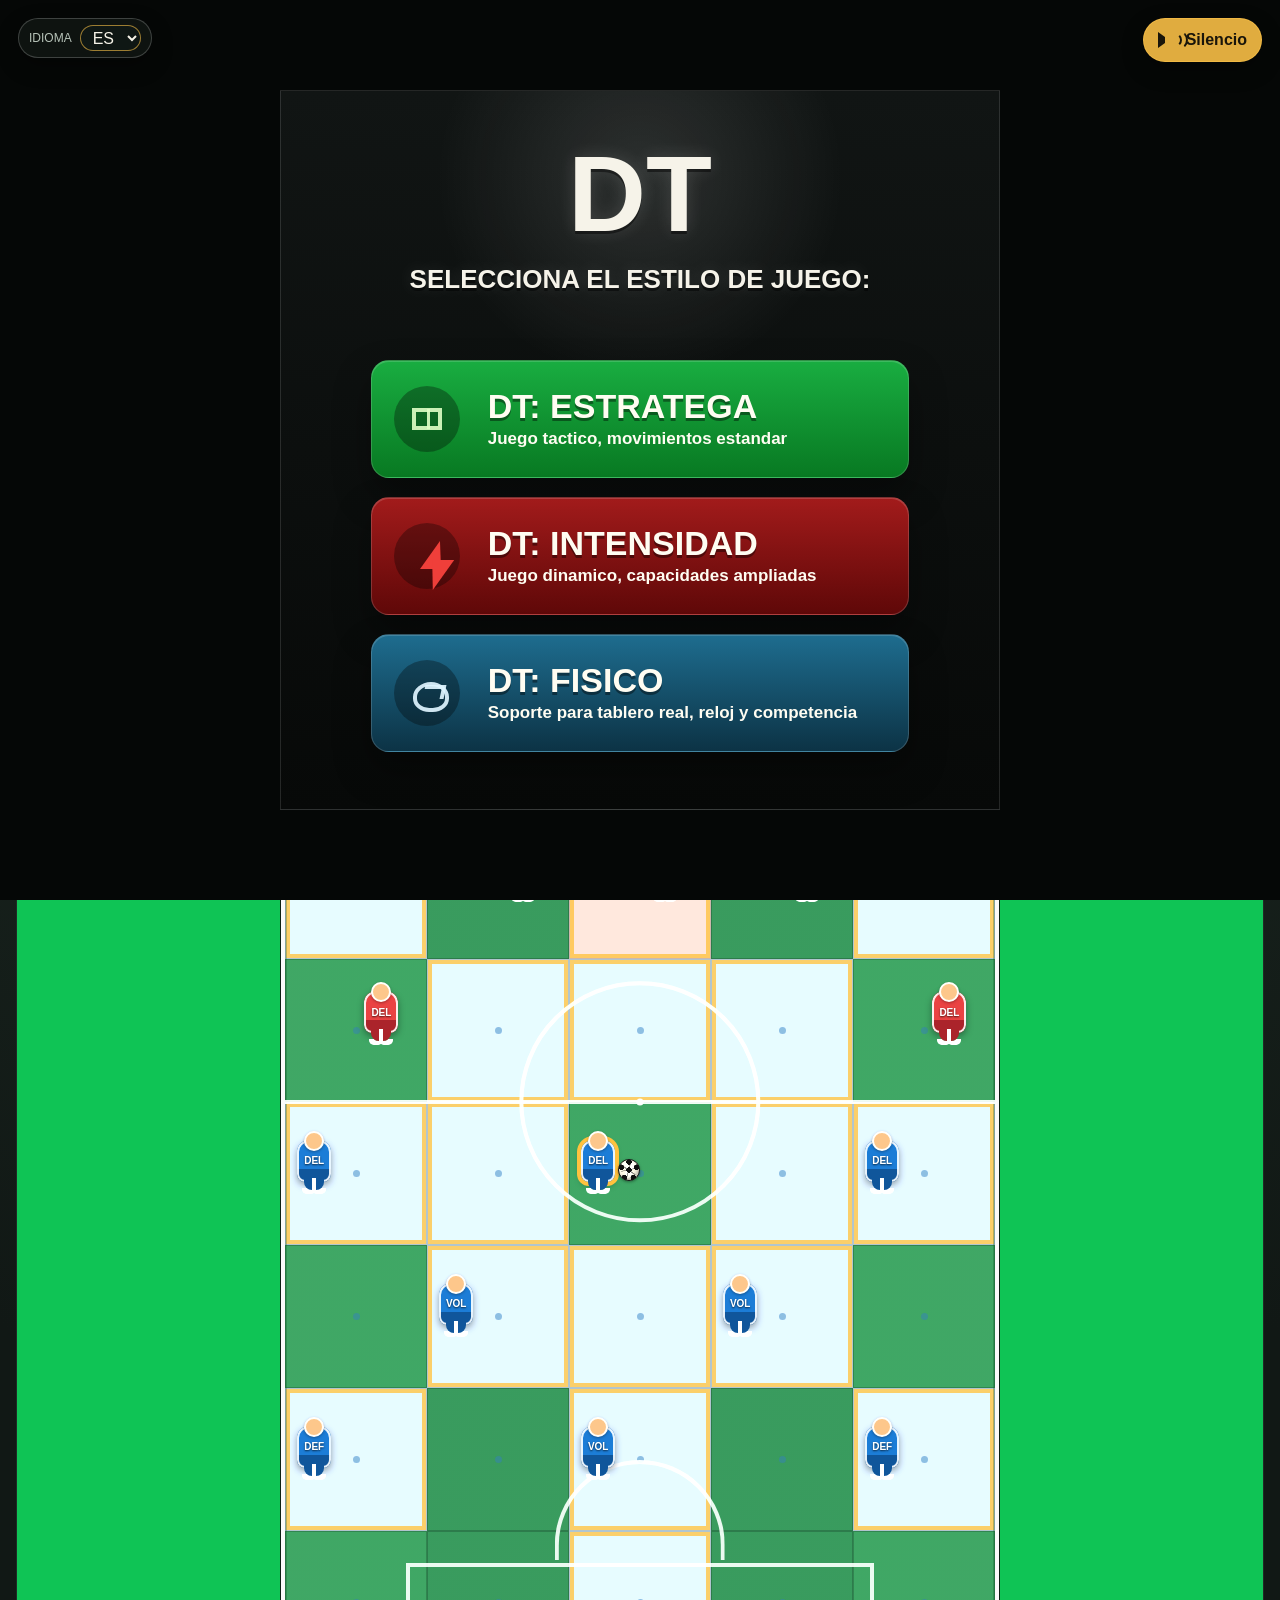
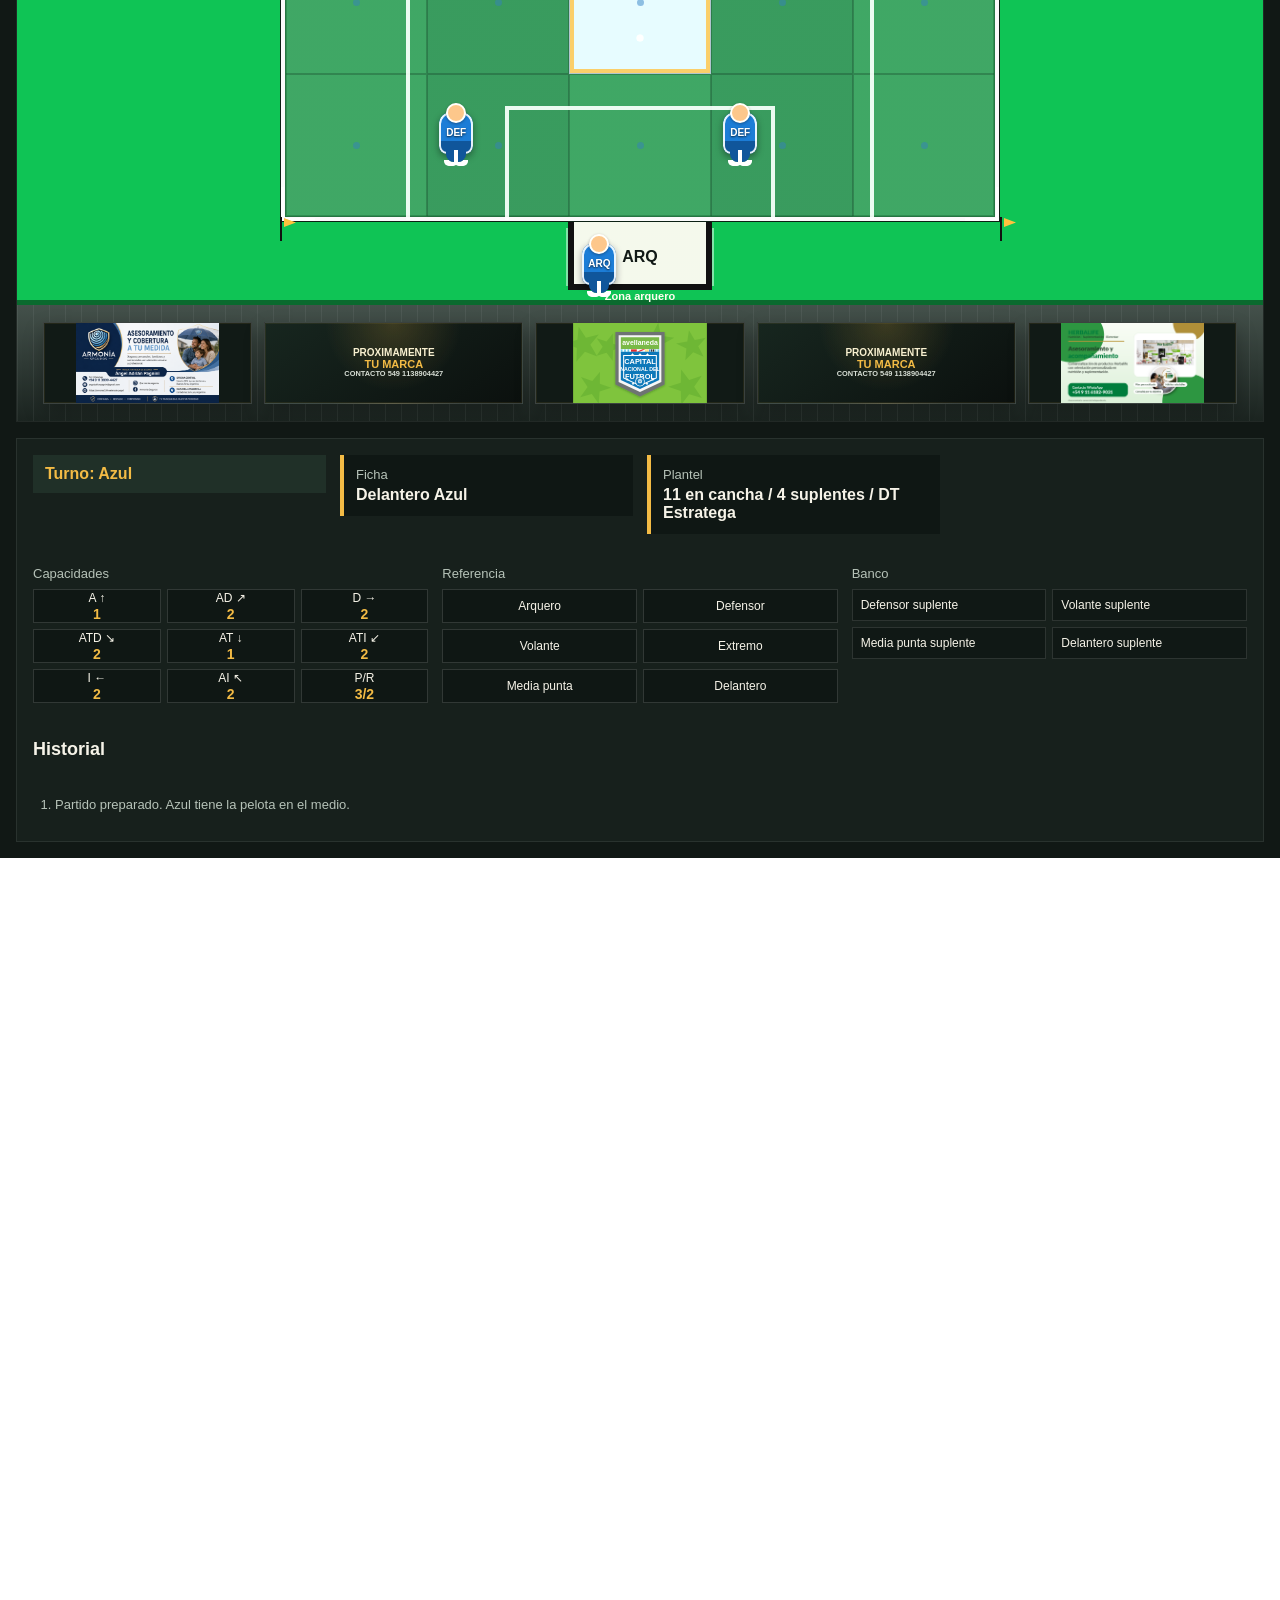
<file: index.html>
<!doctype html>
<html lang="es">
  <head>
    <meta charset="utf-8">
    <meta name="viewport" content="width=device-width, initial-scale=1">
    <meta http-equiv="refresh" content="0; url=DT_Digital_Profesional/prototipo_web/index.html">
    <title>DT Digital Profesional</title>
    <style>
      body {
        min-height: 100vh;
        margin: 0;
        display: grid;
        place-items: center;
        background: #111815;
        color: #f6f3e8;
        font-family: Arial, Helvetica, sans-serif;
      }

      a {
        color: #f3bb45;
        font-weight: 700;
      }
    </style>
  </head>
  <body>
    <main>
      <h1>DT Digital Profesional</h1>
      <p>
        Abriendo prototipo...
        <a href="DT_Digital_Profesional/prototipo_web/index.html">Entrar manualmente</a>
      </p>
    </main>
  </body>
</html>
</file>
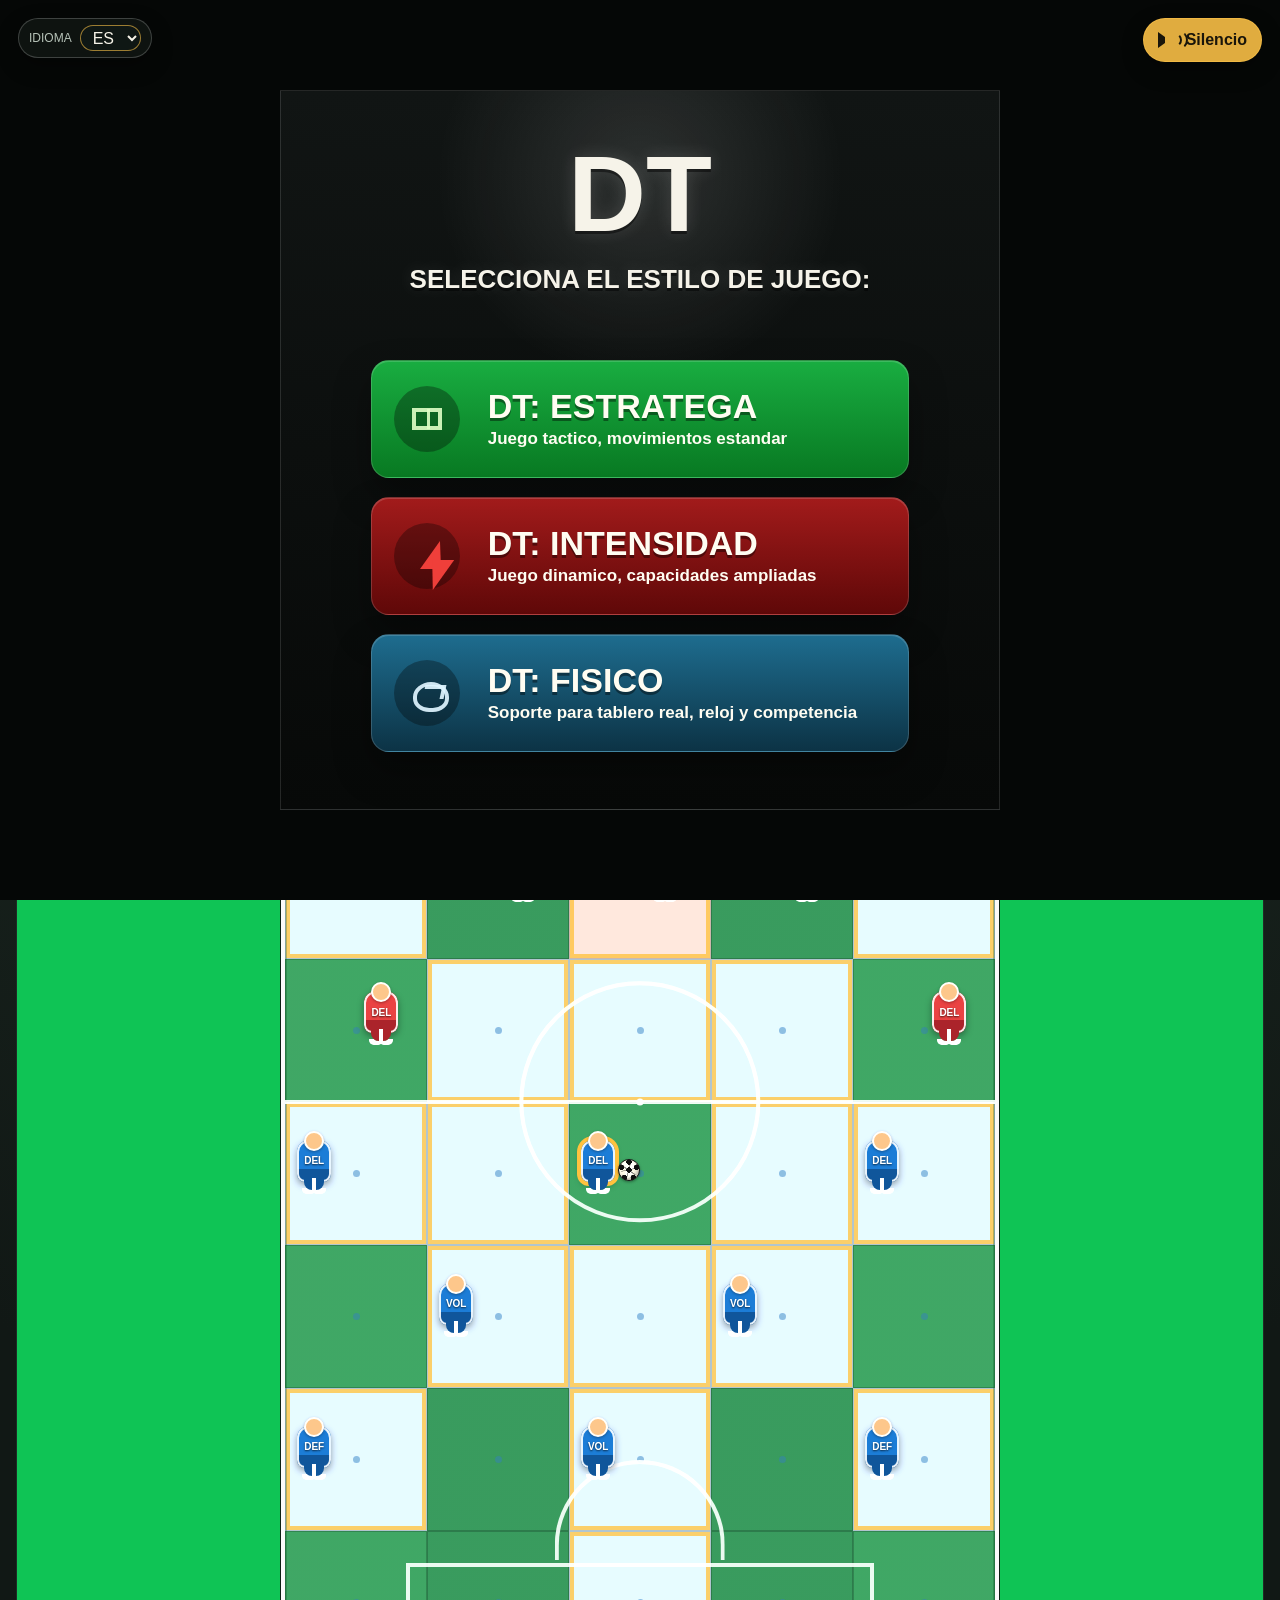
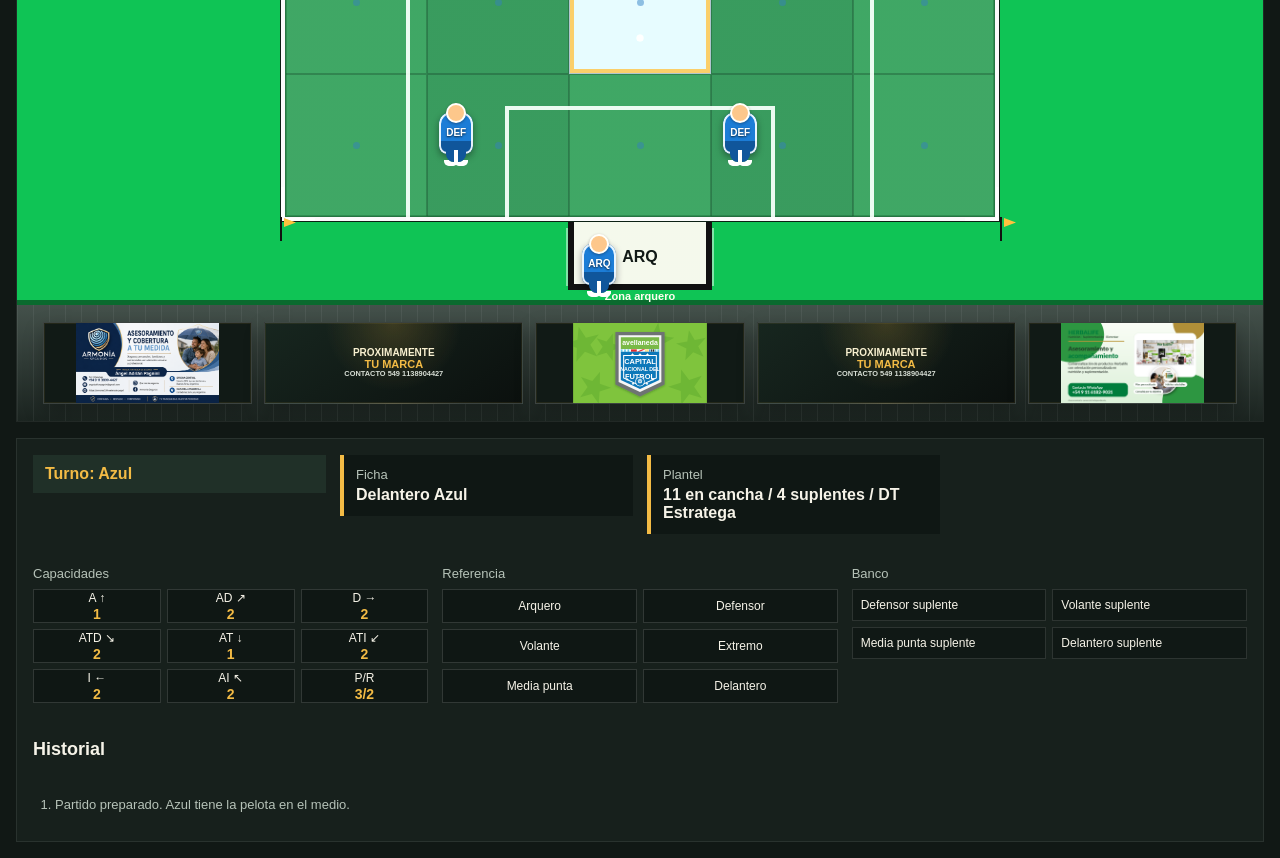
<file: DT_Digital_Profesional/prototipo_web/index.html>
<!doctype html>
<html lang="es">
  <head>
    <meta charset="utf-8">
    <meta name="viewport" content="width=device-width, initial-scale=1">
    <title>DT Digital - Prototipo</title>
    <link rel="stylesheet" href="styles.css?v=20260529-5">
  </head>
  <body>
    <label class="language-switch" aria-label="Idioma">
      <span>Idioma</span>
      <select id="languageSelect">
        <option value="es">ES</option>
        <option value="en">EN</option>
        <option value="pt">PT</option>
      </select>
    </label>
    <button id="introAudioBtn" class="intro-audio-btn" type="button" aria-label="Activar audio de presentacion">
      <span class="audio-icon" aria-hidden="true"></span>
      <strong>Audio</strong>
    </button>
    <section id="styleScreen" class="style-screen">
      <div class="style-card">
        <img src="assets/menu-seleccion-juego.png" alt="" aria-hidden="true">
        <div class="style-copy" aria-hidden="true">
          <strong class="style-logo">DT</strong>
          <p id="stylePrompt">Selecciona el estilo de juego:</p>
        </div>
        <div class="style-actions" aria-label="Seleccion de estilo de juego">
          <button class="style-choice strategy-choice" data-game-style="strategy">
            <span class="style-icon field-icon" aria-hidden="true"></span>
            <span>
              <strong id="strategyTitle">DT: Estratega</strong>
              <small id="strategyDesc">Juego tactico, movimientos estandar</small>
            </span>
          </button>
          <button class="style-choice intensity-choice" data-game-style="intensity">
            <span class="style-icon bolt-icon" aria-hidden="true"></span>
            <span>
              <strong id="intensityTitle">DT: Intensidad</strong>
              <small id="intensityDesc">Juego dinamico, capacidades ampliadas</small>
            </span>
          </button>
          <button class="style-choice physical-choice" data-game-style="physical">
            <span class="style-icon whistle-icon" aria-hidden="true"></span>
            <span>
              <strong id="physicalTitle">DT: Fisico</strong>
              <small id="physicalDesc">Soporte para tablero real, reloj y competencia</small>
            </span>
          </button>
        </div>
      </div>
    </section>
    <section id="physicalScreen" class="physical-screen hidden">
      <div class="physical-shell">
        <header class="physical-top">
          <div>
            <p class="eyebrow">DT Fisico</p>
            <h1>Soporte para juego fisico</h1>
            <p>Registra equipos, crea desafios o competencias, define tiempos por periodo y carga el resultado del partido jugado en tablero real.</p>
          </div>
          <div class="physical-top-actions">
            <button id="physicalBackBtn" type="button">Volver a estilos</button>
            <button id="physicalShowMatchBtn" type="button">Ver reloj</button>
          </div>
        </header>
        <div class="physical-grid">
          <section id="physicalSetupPanel" class="physical-panel">
            <h2>Registro</h2>
            <p class="setup-note">Esta capa simula el registro local. En la version online estos datos pasaran a base de datos, validacion MFA y ranking global.</p>
            <div class="physical-form">
              <label>
                DT / usuario
                <input id="physicalUserName" type="text" placeholder="Nombre del DT">
              </label>
              <label>
                Equipo unico
                <input id="physicalTeamName" type="text" placeholder="Nombre del equipo">
              </label>
              <label>
                Codigo MFA
                <input id="physicalTeamCode" type="text" inputmode="numeric" placeholder="000000">
              </label>
              <label>
                Metodo de identidad
                <select id="physicalTeamAuthMethod">
                  <option value="mfa">Codigo MFA</option>
                  <option value="fingerprint">Huella digital</option>
                  <option value="face">Reconocimiento de rostro</option>
                </select>
              </label>
              <button id="physicalTeamAuthBtn" type="button">Validar identidad</button>
              <button id="physicalRegisterTeamBtn" type="button">Registrar equipo</button>
            </div>
            <p id="physicalTeamAuthStatus" class="setup-status">Identidad del DT pendiente de validar.</p>
            <div class="physical-list-wrap">
              <h3>Equipos registrados</h3>
              <div id="physicalTeamList" class="physical-list"></div>
            </div>
            <h2>Veedor / arbitro</h2>
            <div class="physical-form">
              <label>
                Nombre
                <input id="physicalOfficialName" type="text" placeholder="Veedor o arbitro">
              </label>
              <label>
                Rol
                <select id="physicalOfficialRole">
                  <option value="veedor">Veedor</option>
                  <option value="arbitro">Arbitro</option>
                  <option value="organizador">Organizador</option>
                </select>
              </label>
              <label>
                Codigo validacion
                <input id="physicalOfficialCode" type="text" inputmode="numeric" placeholder="000000">
              </label>
              <label>
                Metodo de identidad
                <select id="physicalOfficialAuthMethod">
                  <option value="mfa">Codigo MFA</option>
                  <option value="fingerprint">Huella digital</option>
                  <option value="face">Reconocimiento de rostro</option>
                </select>
              </label>
              <button id="physicalOfficialAuthBtn" type="button">Validar autoridad</button>
              <button id="physicalRegisterOfficialBtn" type="button">Registrar veedor</button>
            </div>
            <p id="physicalOfficialAuthStatus" class="setup-status">Autoridad pendiente de validar.</p>
            <div class="physical-list-wrap">
              <h3>Autoridades</h3>
              <div id="physicalOfficialList" class="physical-list"></div>
            </div>
          </section>
          <section class="physical-panel">
            <h2>Competencia</h2>
            <div class="physical-form">
              <label>
                Nombre competencia
                <input id="physicalCompetitionName" type="text" placeholder="Copa DT / Liga DT">
              </label>
              <label>
                Tipo
                <select id="physicalCompetitionType">
                  <option value="challenge">Desafio 1 vs 1</option>
                  <option value="league">Liga / tabla</option>
                  <option value="cup">Copa / llave</option>
                </select>
              </label>
              <label>
                Codigo competencia
                <input id="physicalCompetitionCode" type="text" placeholder="DTF-...">
              </label>
              <button id="physicalGenerateCodeBtn" type="button">Generar codigo</button>
              <button id="physicalCreateCompetitionBtn" type="button">Crear / actualizar competencia</button>
            </div>
            <h3>Invitacion de registro</h3>
            <div class="physical-form">
              <label>
                Equipo invitado
                <input id="physicalInviteTeamName" type="text" placeholder="Nombre del equipo">
              </label>
              <label>
                Link generado
                <input id="physicalInviteLink" type="text" readonly placeholder="Se genera al crear invitacion">
              </label>
              <button id="physicalInviteBtn" type="button">Generar link</button>
            </div>
            <p id="physicalInviteStatus" class="setup-status">El organizador puede enviar un link para que el DT complete registro y autenticacion.</p>
            <h3>Partido fisico</h3>
            <div class="physical-form">
              <label>
                Equipo local
                <select id="physicalHomeTeam"></select>
              </label>
              <label>
                Equipo visitante
                <select id="physicalAwayTeam"></select>
              </label>
              <label>
                Veedor
                <select id="physicalObserver"></select>
              </label>
            </div>
            <div class="physical-duration" aria-label="Duracion por tiempo">
              <button data-physical-duration="15" type="button">15 minutos</button>
              <button data-physical-duration="30" type="button">30 minutos</button>
              <button data-physical-duration="45" type="button">45 minutos</button>
            </div>
            <div class="physical-actions">
              <button id="physicalPrepareMatchBtn" type="button">Preparar reloj del partido</button>
            </div>
            <p id="physicalStatus" class="setup-status">Registra al menos dos equipos para preparar un partido fisico.</p>
            <div id="physicalStandings" class="physical-standings"></div>
          </section>
          <section id="physicalMatchPanel" class="physical-panel physical-match-panel hidden">
            <div class="physical-match-head">
              <div>
                <p class="eyebrow">Acta del partido</p>
                <h2 id="physicalMatchTitle">Partido fisico</h2>
              </div>
              <strong id="physicalCompetitionBadge">Sin competencia</strong>
            </div>
            <div class="physical-scoreboard">
              <button id="physicalGoalHomeBtn" class="physical-team-score" type="button">
                <span id="physicalScoreHomeName">Local</span>
                <strong id="physicalScoreHome">0</strong>
                <small>Gol local</small>
              </button>
              <div class="physical-clock">
                <span id="physicalTimerLabel">Primer tiempo</span>
                <strong id="physicalTimer">15:00</strong>
              </div>
              <button id="physicalGoalAwayBtn" class="physical-team-score" type="button">
                <span id="physicalScoreAwayName">Visitante</span>
                <strong id="physicalScoreAway">0</strong>
                <small>Gol visitante</small>
              </button>
            </div>
            <div class="physical-actions">
              <button id="physicalStartTimerBtn" type="button">Iniciar / reanudar</button>
              <button id="physicalPauseTimerBtn" type="button">Pausar</button>
              <button id="physicalHalfBtn" type="button">Cambiar tiempo</button>
              <button id="physicalFinishBtn" type="button">Finalizar y guardar</button>
              <button id="physicalNewMatchBtn" type="button">Nuevo partido</button>
            </div>
            <div class="physical-log-grid">
              <div>
                <h3>Acta / eventos</h3>
                <ol id="physicalMatchLog" class="physical-match-log"></ol>
              </div>
              <div>
                <h3>Estado</h3>
                <p id="physicalMatchStatus" class="setup-status">Reloj preparado.</p>
                <label class="physical-evidence-control">
                  Foto o video corto
                  <input id="physicalEvidenceFile" type="file" accept="image/*,video/*">
                </label>
                <button id="physicalEvidenceBtn" type="button">Adjuntar evidencia</button>
                <div id="physicalEvidenceList" class="physical-list physical-evidence-list"></div>
              </div>
            </div>
          </section>
        </div>
      </div>
    </section>
    <section id="setupScreen" class="setup-screen">
      <div class="setup-card">
        <p class="eyebrow">Configurar partido</p>
        <h1>DT Digital</h1>
        <section class="setup-module">
          <h2>Identificacion</h2>
          <p class="setup-note">El perfil queda registrado en este dispositivo para validar cuenta, equipo, ranking y futuras competencias.</p>
          <div class="login-grid">
            <label>
              Usuario
              <input id="loginName" type="text" autocomplete="name" placeholder="Ayudante DT o DT">
            </label>
            <label>
              Equipo unico
              <input id="loginTeam" type="text" autocomplete="organization" placeholder="Nombre del equipo">
            </label>
            <label>
              DNI
              <input id="loginDni" type="text" inputmode="numeric" placeholder="Documento">
            </label>
            <label>
              Telefono
              <input id="loginPhone" type="tel" autocomplete="tel" placeholder="+54...">
            </label>
            <label>
              Mail
              <input id="loginEmail" type="email" autocomplete="email" placeholder="mail@dominio.com">
            </label>
            <label>
              Direccion
              <input id="loginAddress" type="text" autocomplete="street-address" placeholder="Direccion">
            </label>
            <label>
              Pais
              <input id="loginCountry" type="text" autocomplete="country-name" placeholder="Pais">
            </label>
            <label>
              Codigo MFA
              <input id="loginCode" type="text" inputmode="numeric" placeholder="000000">
            </label>
            <button id="loginBtn">Registrar / ingresar</button>
            <button id="newProfileBtn" type="button">Nuevo perfil</button>
          </div>
          <p id="loginStatus" class="setup-status">Primero registra el usuario para habilitar modos de juego. Los registros quedan guardados por navegador/dispositivo.</p>
          <div class="registered-list">
            <span>Equipos registrados</span>
            <div id="registeredProfiles"></div>
          </div>
        </section>
        <h2>Modo</h2>
        <div class="setup-options compact">
          <button data-mode="local">1 vs 1 local</button>
          <button data-mode="ai">1 vs Maquina</button>
          <button data-mode="online">Online / enlace</button>
          <button data-mode="league">Liga</button>
        </div>
        <section id="localPanel" class="setup-module mode-panel">
          <h2>Jugador 2 local</h2>
          <p class="setup-note">Para 1 vs 1 local el segundo DT debe estar registrado y autenticado por equipo unico + MFA.</p>
          <div class="login-grid">
            <label>
              Equipo jugador 2
              <input id="localP2TeamKey" type="text" placeholder="Nombre exacto del equipo">
            </label>
            <label>
              Codigo MFA jugador 2
              <input id="localP2Code" type="text" inputmode="numeric" placeholder="000000">
            </label>
            <button id="localP2AuthBtn">Validar jugador 2</button>
          </div>
          <p id="localP2Status" class="setup-status">Jugador 2 pendiente de autenticar.</p>
        </section>
        <section id="onlinePanel" class="setup-module mode-panel hidden">
          <h2>Online / enlace</h2>
          <p class="setup-note">Este modo no inicia partida directa: crea un vinculo para compartir o permite pegar uno recibido.</p>
          <div class="login-grid">
            <button id="createOnlineLinkBtn">Crear enlace de partida</button>
            <label>
              Enlace recibido
              <input id="joinOnlineLink" type="text" placeholder="Pegar enlace">
            </label>
          </div>
          <p id="onlineStatus" class="setup-status">Pendiente de sincronizacion online profesional.</p>
        </section>
        <section id="leaguePanel" class="setup-module mode-panel hidden">
          <h2>Liga / torneo</h2>
          <p class="setup-note">El administrador autenticado crea la competencia, invita equipos y define formato, llaves y fechas.</p>
          <div class="login-grid">
            <label>
              Nombre liga
              <input id="leagueName" type="text" placeholder="Liga DT">
            </label>
            <label>
              Formato
              <select id="leagueFormat">
                <option value="fixture">Fixture todos contra todos</option>
                <option value="knockout">Llaves eliminatorias</option>
                <option value="local">Torneo local en un dispositivo</option>
              </select>
            </label>
            <button id="createLeagueBtn">Crear liga</button>
          </div>
          <p id="leagueStatus" class="setup-status">Pendiente de backend: usuarios, equipos, fixture, tabla y ranking global.</p>
        </section>
        <h2>Dificultad IA</h2>
        <div class="setup-options compact">
          <button data-ai="easy">Facil</button>
          <button data-ai="medium">Medio</button>
          <button data-ai="hard">Dificil</button>
        </div>
        <section id="competitionPanel" class="setup-module">
          <h2>Competencia IA</h2>
          <p class="setup-note">Opcional para jugar contra la maquina con continuidad, dificultad progresiva y codigo de competencia.</p>
          <div class="setup-options compact">
            <button data-competition="friendly">Partido unico</button>
            <button data-competition="cup">Copa IA 8</button>
            <button data-competition="league">Liga IA 10</button>
          </div>
          <div class="login-grid">
            <label>
              Codigo competencia
              <input id="competitionCodeInput" type="text" placeholder="DT-COPA-...">
            </label>
            <button id="resumeCompetitionBtn" type="button">Retomar</button>
            <button id="abandonCompetitionBtn" type="button">Abandonar competencia</button>
          </div>
          <p id="competitionStatus" class="setup-status">Partido unico seleccionado.</p>
        </section>
        <h2>Formacion</h2>
        <div class="setup-options compact">
          <button data-formation="f433">4-3-3</button>
          <button data-formation="f4222">4-2-2-2</button>
          <button data-formation="f442">4-4-2</button>
          <button data-formation="f4411">4-4-1-1</button>
          <button data-formation="f32212">3-2-2-1-2</button>
          <button data-formation="f3223">3-2-2-3</button>
        </div>
        <h2>Duracion</h2>
        <p class="setup-note">La duracion solo inicia cancha en 1 vs 1 local o 1 vs Maquina.</p>
        <div class="setup-options">
          <button data-duration="5">5 minutos por tiempo</button>
          <button data-duration="10">10 minutos por tiempo</button>
          <button data-duration="15">15 minutos por tiempo</button>
        </div>
        <button id="openLockerSetupBtn" class="locker-open-btn" type="button">Entrar al vestuario</button>
        <button id="prepareLineupBtn" class="locker-open-btn" type="button">Preparar alineacion en cancha</button>
        <button id="styleBackBtn" class="locker-open-btn secondary" type="button">Volver a estilos</button>
        <button id="startMatchBtn" class="start-match-btn" type="button">Iniciar partido</button>
      </div>
    </section>
    <main class="app">
      <section class="topbar">
        <div>
          <p class="eyebrow">DT Digital</p>
          <h1>Mesa tactica</h1>
        </div>
        <div class="scoreboard">
          <span id="teamAName">Azul</span>
          <strong id="score">0 - 0</strong>
          <span id="teamBName">Rojo</span>
        </div>
        <div class="timers">
          <span id="halfLabel">Primer tiempo</span>
          <span>Tiempo <strong id="matchTimer">05:00</strong></span>
          <span>Turno ref. <strong id="turnTimer">15</strong></span>
        </div>
        <div class="profile-pill">
          <span id="profileName">Invitado</span>
          <strong id="profileRank">Rango inicial</strong>
        </div>
        <button id="audioBtn" class="icon-btn sound-btn" title="Activar sonido">SONIDO</button>
        <button id="lockerBtn" class="icon-btn" title="Vestuario">VES</button>
        <button id="startPreparedBtn" class="icon-btn start-prepared hidden" title="Iniciar partido">INICIO</button>
        <button id="pauseBtn" class="icon-btn" title="Pausar o salir">ESC</button>
      </section>
      <section id="floatingMatchHud" class="floating-match-hud hidden" aria-label="Marcador y tiempo de partido">
        <strong id="floatingScore">PT 0 - 0</strong>
        <div class="floating-time-pill">
          <span id="floatingHalf">Tiempo</span>
          <span><b id="floatingTimer">05:00</b></span>
        </div>
      </section>

      <section class="layout">
        <aside class="panel left-panel">
          <h2>Turno</h2>
          <p id="turnLabel" class="turn-label">Equipo Azul</p>
          <div class="selected-box">
            <span>Ficha</span>
            <strong id="selectedPiece">Selecciona una ficha</strong>
          </div>
          <div class="selected-box">
            <span>Plantel</span>
            <strong id="squadStatus">11 en cancha / 4 suplentes</strong>
          </div>
          <div class="actions">
            <button data-action="move">Mover</button>
            <button data-action="moveBall">Mover con balon</button>
            <button data-action="pass">Pase</button>
            <button data-action="shot">Remate</button>
            <button id="endTurnBtn">Finalizar turno</button>
          </div>
          <div class="ability-box">
            <span>Capacidades</span>
            <div id="abilityGrid" class="ability-grid"></div>
          </div>
          <div class="ability-box">
            <span>Referencia</span>
            <div class="role-buttons">
              <button data-role="ARQ">Arquero</button>
              <button data-role="DEF">Defensor</button>
              <button data-role="VOL">Volante</button>
              <button data-role="EXT">Extremo</button>
              <button data-role="MP">Media punta</button>
              <button data-role="DEL">Delantero</button>
            </div>
          </div>
          <div class="ability-box">
            <span>Banco</span>
            <div id="benchList" class="bench-list panel-bench"></div>
          </div>
          <h2>Historial</h2>
          <ol id="log" class="log"></ol>
        </aside>

        <section class="stadium">
          <div class="stands top-stands">
            <div class="ad-strip" aria-label="Publicidades">
              <img src="assets/publicidad/armonia-seguros.png" alt="Armonia Seguros">
              <div class="ad-placeholder">
                <strong>Proximamente</strong>
                <span>Tu marca</span>
                <small>Contacto 549 1138904427</small>
              </div>
              <img src="assets/publicidad/capital-nacional-futbol-v2.svg" alt="Capital Nacional del Futbol">
              <div class="ad-placeholder">
                <strong>Proximamente</strong>
                <span>Tu marca</span>
                <small>Contacto 549 1138904427</small>
              </div>
              <img src="assets/publicidad/herbalife-horizontal.png" alt="Herbalife nutricion">
            </div>
          </div>
          <div class="table-wrap">
            <div class="pitch" aria-label="Tablero DT Estratega">
              <div class="keeper-row top-goal">
                <button id="topKeeper" class="keeper-cell" data-keeper="red">ARQ</button>
              </div>
              <div id="board" class="board" aria-label="50 cuadrantes de cancha"></div>
              <div class="keeper-row bottom-goal">
                <button id="bottomKeeper" class="keeper-cell" data-keeper="blue">ARQ</button>
              </div>
            </div>
          </div>
          <div class="stands bottom-stands">
            <div class="ad-strip" aria-label="Publicidades">
              <img src="assets/publicidad/armonia-seguros.png" alt="Armonia Seguros">
              <div class="ad-placeholder">
                <strong>Proximamente</strong>
                <span>Tu marca</span>
                <small>Contacto 549 1138904427</small>
              </div>
              <img src="assets/publicidad/capital-nacional-futbol-v2.svg" alt="Capital Nacional del Futbol">
              <div class="ad-placeholder">
                <strong>Proximamente</strong>
                <span>Tu marca</span>
                <small>Contacto 549 1138904427</small>
              </div>
              <img src="assets/publicidad/herbalife-horizontal.png" alt="Herbalife nutricion">
            </div>
          </div>
        </section>

        <aside class="panel right-panel">
          <h2>Cuenta</h2>
          <div class="account-box">
            <span>Login futuro</span>
            <strong>Perfil, skins, cancha, indumentaria y ranking</strong>
          </div>
          <div class="play-card-stack">
            <h2>Cartas especiales</h2>
            <div id="specialCards" class="cards"></div>
            <h2>Cartas de disputa</h2>
            <div class="duel-buttons">
              <button class="duel-card notranslate" data-duel="A" translate="no">A</button>
              <button class="duel-card notranslate" data-duel="B" translate="no">B</button>
              <button class="duel-card notranslate" data-duel="C" translate="no">C</button>
              <button class="duel-card notranslate" data-duel="D" translate="no">D</button>
            </div>
            <h2>Zona de duelo disputa</h2>
            <div id="duelPanel" class="duel-panel collapsed">
              <div class="duel-card-preview mine">
                <span>Frente propio</span>
                <strong id="duelMine">-</strong>
              </div>
              <div class="versus">VS</div>
              <div class="duel-card-preview rival">
                <span id="duelRivalLabel">Dorso rival</span>
                <strong id="duelRival">?</strong>
              </div>
              <p id="duelStatus">Sin disputa activa.</p>
            </div>
            <h2>Cartas de remate / arquero</h2>
            <div class="shot-cards">
              <button data-shot="1">1</button>
              <button data-shot="2">2</button>
              <button data-shot="3">3</button>
              <button data-shot="4">4</button>
            </div>
            <h2>Zona de duelo remate / arquero</h2>
            <div id="shotPanel" class="shot-panel">
              <div class="duel-card-preview mine">
                <span id="shotMineLabel">Remate</span>
                <strong id="shotMine">-</strong>
              </div>
              <div class="versus">VS</div>
              <div class="duel-card-preview rival">
                <span id="shotRivalLabel">Dorso arquero</span>
                <strong id="shotRival">?</strong>
              </div>
              <p id="shotStatus">Sin remate activo.</p>
            </div>
          </div>
        </aside>
      </section>
    </main>

    <nav id="quickControls" class="quick-controls notranslate" aria-label="Controles rapidos de cancha" translate="no">
      <div class="quick-cluster quick-left quick-move">
        <button class="quick-toggle" type="button" data-quick-menu="move" data-label="M" aria-expanded="false">M</button>
        <div class="quick-panel" data-quick-panel="move">
          <button type="button" data-quick-action="move">Mover</button>
          <button type="button" data-quick-action="moveBall">Mover con balon</button>
          <button type="button" data-quick-action="pass">Pase</button>
          <button type="button" data-quick-action="shot">Remate</button>
          <button type="button" data-quick-end-turn>Finalizar turno</button>
        </div>
      </div>
      <div class="quick-cluster quick-left quick-special">
        <button class="quick-toggle" type="button" data-quick-menu="special" data-label="CE" aria-expanded="false">CE</button>
        <div id="quickSpecialCards" class="quick-panel" data-quick-panel="special"></div>
      </div>
      <div class="quick-cluster quick-right quick-duel">
        <button class="quick-toggle" type="button" data-quick-menu="duel" data-label="D" aria-expanded="false">D</button>
        <div class="quick-panel quick-card-grid" data-quick-panel="duel">
          <button type="button" data-quick-duel="A">A</button>
          <button type="button" data-quick-duel="B">B</button>
          <button type="button" data-quick-duel="C">C</button>
          <button type="button" data-quick-duel="D">D</button>
          <div class="quick-reveal-panel">
            <h3>Zona de duelo</h3>
            <div class="quick-reveal-cards">
              <div id="quickDuelMineCard" class="duel-card-preview mine">
                <span>Frente propio</span>
                <strong id="quickDuelMine">-</strong>
              </div>
              <div class="versus">VS</div>
              <div id="quickDuelRivalCard" class="duel-card-preview rival">
                <span id="quickDuelRivalLabel">Dorso rival</span>
                <strong id="quickDuelRival">?</strong>
              </div>
            </div>
            <p id="quickDuelStatus">Sin disputa activa.</p>
          </div>
        </div>
      </div>
      <div class="quick-cluster quick-right quick-shot">
        <button class="quick-toggle" type="button" data-quick-menu="shot" data-label="R" aria-expanded="false">R</button>
        <div class="quick-panel quick-card-grid" data-quick-panel="shot">
          <button type="button" data-quick-shot="1">1</button>
          <button type="button" data-quick-shot="2">2</button>
          <button type="button" data-quick-shot="3">3</button>
          <button type="button" data-quick-shot="4">4</button>
          <div class="quick-reveal-panel">
            <h3>Zona remate / arquero</h3>
            <div class="quick-reveal-cards">
              <div id="quickShotMineCard" class="duel-card-preview mine">
                <span id="quickShotMineLabel">Remate</span>
                <strong id="quickShotMine">-</strong>
              </div>
              <div class="versus">VS</div>
              <div id="quickShotRivalCard" class="duel-card-preview rival">
                <span id="quickShotRivalLabel">Dorso arquero</span>
                <strong id="quickShotRival">?</strong>
              </div>
            </div>
            <p id="quickShotStatus">Sin remate activo.</p>
          </div>
        </div>
      </div>
    </nav>

    <div id="duelRevealOverlay" class="duel-reveal-overlay hidden" aria-hidden="true">
      <div class="duel-reveal-box">
        <div id="duelRevealTitle" class="duel-reveal-title">DISPUTA</div>
        <div class="duel-reveal-cards">
          <div id="duelRevealMineCard" class="duel-reveal-card mine">
            <span id="duelRevealMineLabel">Tu carta</span>
            <strong id="duelRevealMine">-</strong>
          </div>
          <div class="duel-reveal-vs">VS</div>
          <div id="duelRevealRivalCard" class="duel-reveal-card rival hidden-card">
            <span id="duelRevealRivalLabel">Dorso rival</span>
            <strong id="duelRevealRival">?</strong>
          </div>
        </div>
        <p id="duelRevealText">La carta rival esta tapada.</p>
      </div>
    </div>

    <div id="gameBanner" class="game-banner hidden" aria-live="polite">
      <div class="game-banner-card">
        <strong id="gameBannerTitle">GOOOLLLL!!!</strong>
        <span id="gameBannerText">Equipo Azul convierte.</span>
      </div>
    </div>
    <audio id="crowdAudio" src="assets/tribuna-estadio.mp3" loop preload="auto"></audio>
    <audio id="menuAudio" src="assets/presentacion-dt.mp3" loop preload="auto"></audio>
    <audio id="lockerAudio" src="assets/vestuario-motivacion.mp3" loop preload="auto"></audio>
    <audio id="goalAudio" src="assets/gol-principal.mp3" preload="auto"></audio>
    <audio id="oleAudio" src="assets/ole.mp3" preload="auto"></audio>
    <audio id="whistleAudio" src="assets/silbato.mp3" preload="auto"></audio>

    <dialog id="pauseDialog">
      <h2>Pausa</h2>
      <p>Prototipo inicial para validar dinamica, tablero y reglas.</p>
      <div class="dialog-actions">
        <button id="resumeBtn">Continuar</button>
        <button id="resetBtn">Reiniciar</button>
        <button id="menuBtn">Menu de partido</button>
        <button id="changeStyleBtn">Cambiar estilo</button>
      </div>
    </dialog>

    <dialog id="changeDialog">
      <h2>Cambios disponibles</h2>
      <p>Despues del gol podes realizar cambios. El tiempo queda detenido hasta reanudar.</p>
      <div class="dialog-actions">
        <button id="lockerChangeBtn">Vestuario</button>
        <button id="makeChangeBtn">Realizar cambio</button>
        <button id="resumeAfterGoalBtn">Reanudar juego</button>
      </div>
    </dialog>

    <dialog id="lockerDialog" class="locker-dialog">
      <div class="locker-head">
        <div>
          <p class="eyebrow">Vestuario DT</p>
          <h2>Equipo, tactica y tienda</h2>
        </div>
        <div class="locker-head-actions">
          <button id="lockerAudioBtn" class="intro-audio-btn locker-audio-btn" type="button" aria-label="Silenciar audio de vestuario">
            <span class="audio-icon" aria-hidden="true"></span>
            <strong>Silencio</strong>
          </button>
          <button id="closeLockerBtn" class="icon-btn" type="button">X</button>
        </div>
      </div>
      <div class="locker-grid">
        <section class="locker-panel">
          <h3>Visual de jugadores</h3>
          <div class="locker-options">
            <button data-player-visual="round">Ficha redonda</button>
            <button data-player-visual="figure">Figura base</button>
            <button data-player-visual="realistic" disabled title="Proximamente: pendiente de figura adecuada">Figura realista bloqueada</button>
          </div>
          <div class="locker-player-preview">
            <span id="lockerPlayerPreview" class="locker-player figure">
              <span class="locker-player-head"></span>
              <span class="locker-player-neck"></span>
              <span class="locker-player-body">DT</span>
              <span class="locker-player-arms"></span>
              <span class="locker-player-legs"></span>
              <span class="locker-player-feet"></span>
            </span>
          </div>
          <h3>Cancha / ambiente</h3>
          <div class="locker-options field-options">
            <button data-field-effect="sunny">Soleado</button>
            <button data-field-effect="rain">Lluvia</button>
            <button data-field-effect="night">Noche / luces</button>
          </div>
          <div class="tactics-panel embedded-tactics">
            <h3>Pizarron tactico</h3>
            <div class="locker-options tactic-team-options">
              <button data-tactic-team="blue">Equipo 1</button>
              <button data-tactic-team="red">Equipo 2</button>
            </div>
            <div class="locker-options tactic-options">
              <button data-locker-tactic="f433">4-3-3</button>
              <button data-locker-tactic="f4222">4-2-2-2</button>
              <button data-locker-tactic="f442">4-4-2</button>
              <button data-locker-tactic="f4411">4-4-1-1</button>
              <button data-locker-tactic="f32212">3-2-2-1-2</button>
              <button data-locker-tactic="f3223">3-2-2-3</button>
              <button data-locker-tactic="personalizada">Personalizada</button>
            </div>
            <div id="tacticBoard" class="mini-pitch tactic-board" aria-label="Pizarron tactico editable"></div>
          </div>
        </section>
        <section class="locker-panel">
          <h3>Indumentaria</h3>
          <div class="kit-preview-grid">
            <div class="kit-preview" data-kit-preview="blue">
              <span>Equipo 1</span>
              <div class="kit-shirt"></div>
              <div class="kit-shorts"></div>
              <div class="kit-socks"></div>
            </div>
            <div class="kit-preview" data-kit-preview="red">
              <span>Equipo 2</span>
              <div class="kit-shirt"></div>
              <div class="kit-shorts"></div>
              <div class="kit-socks"></div>
            </div>
          </div>
          <div class="kit-editor">
            <strong>Camiseta</strong>
            <div class="kit-swatches">
              <button data-kit-team="blue" data-kit-part="kit" data-kit-color="#2177c7" style="--swatch:#2177c7"></button>
              <button data-kit-team="blue" data-kit-part="kit" data-kit-color="#111111" style="--swatch:#111111"></button>
              <button data-kit-team="blue" data-kit-part="kit" data-kit-color="#6ec6ff" style="--swatch:#6ec6ff"></button>
              <button data-kit-team="blue" data-kit-part="kit" data-kit-color="#16a34a" style="--swatch:#16a34a"></button>
              <button data-kit-team="blue" data-kit-part="kit" data-kit-color="#ffd23f" style="--swatch:#ffd23f"></button>
              <button data-kit-team="blue" data-kit-part="kit" data-kit-color="repeating-linear-gradient(90deg, #ffffff 0 12px, #6ec6ff 12px 24px)" style="--swatch:repeating-linear-gradient(90deg, #ffffff 0 12px, #6ec6ff 12px 24px)"></button>
              <button data-kit-team="red" data-kit-part="kit" data-kit-color="#d84343" style="--swatch:#d84343"></button>
              <button data-kit-team="red" data-kit-part="kit" data-kit-color="#8b1030" style="--swatch:#8b1030"></button>
              <button data-kit-team="red" data-kit-part="kit" data-kit-color="#f07a20" style="--swatch:#f07a20"></button>
              <button data-kit-team="red" data-kit-part="kit" data-kit-color="#ec4899" style="--swatch:#ec4899"></button>
              <button data-kit-team="red" data-kit-part="kit" data-kit-color="repeating-linear-gradient(90deg, #ffffff 0 12px, #d84343 12px 24px)" style="--swatch:repeating-linear-gradient(90deg, #ffffff 0 12px, #d84343 12px 24px)"></button>
              <button data-kit-team="red" data-kit-part="kit" data-kit-color="repeating-linear-gradient(90deg, #f7d51d 0 12px, #1f3d8a 12px 24px)" style="--swatch:repeating-linear-gradient(90deg, #f7d51d 0 12px, #1f3d8a 12px 24px)"></button>
            </div>
            <strong>Pantalon</strong>
            <div class="kit-swatches">
              <button data-kit-team="blue" data-kit-part="shorts" data-kit-color="#14528f" style="--swatch:#14528f"></button>
              <button data-kit-team="blue" data-kit-part="shorts" data-kit-color="#101010" style="--swatch:#101010"></button>
              <button data-kit-team="blue" data-kit-part="shorts" data-kit-color="#f2f5ee" style="--swatch:#f2f5ee"></button>
              <button data-kit-team="red" data-kit-part="shorts" data-kit-color="#9d252b" style="--swatch:#9d252b"></button>
              <button data-kit-team="red" data-kit-part="shorts" data-kit-color="#101010" style="--swatch:#101010"></button>
              <button data-kit-team="red" data-kit-part="shorts" data-kit-color="#f2f5ee" style="--swatch:#f2f5ee"></button>
            </div>
            <strong>Medias</strong>
            <div class="kit-swatches">
              <button data-kit-team="blue" data-kit-part="socks" data-kit-color="#ffffff" style="--swatch:#ffffff"></button>
              <button data-kit-team="blue" data-kit-part="socks" data-kit-color="#2177c7" style="--swatch:#2177c7"></button>
              <button data-kit-team="blue" data-kit-part="socks" data-kit-color="#111111" style="--swatch:#111111"></button>
              <button data-kit-team="red" data-kit-part="socks" data-kit-color="#ffffff" style="--swatch:#ffffff"></button>
              <button data-kit-team="red" data-kit-part="socks" data-kit-color="#d84343" style="--swatch:#d84343"></button>
              <button data-kit-team="red" data-kit-part="socks" data-kit-color="#111111" style="--swatch:#111111"></button>
            </div>
          </div>
          <div class="skin-shop-preview">
            <div><strong>Pack Local</strong><span>Base</span></div>
            <div><strong>Pack Visitante</strong><span>Bloqueado</span></div>
            <div><strong>Estadio Noche</strong><span>Futuro premio</span></div>
            <div><strong>Vestuario Pro</strong><span>Futuro skin</span></div>
          </div>
        </section>
        <section class="locker-panel changes-panel">
          <div class="locker-bench-tools">
            <h4>Suplentes y cambios</h4>
            <div id="lockerBenchList" class="locker-bench-list"></div>
            <div class="change-picker">
              <label>
                Sale
                <select id="lockerOutSelect"></select>
              </label>
              <label>
                Entra
                <select id="lockerInSelect"></select>
              </label>
              <button id="lockerApplyChangeBtn" type="button">Preparar cambio</button>
            </div>
          </div>
        </section>
        <section class="locker-panel">
          <h3>Charla tecnica</h3>
          <textarea id="teamTalkInput" rows="7" placeholder="Mensaje del DT para sus jugadores..."></textarea>
          <div class="dialog-actions">
            <button id="saveTeamTalkBtn" type="button">Guardar charla</button>
            <button id="saveLockerBtn" type="button">Guardar vestuario</button>
          </div>
          <p id="lockerStatus" class="setup-status">Las charlas quedan en el registro local del equipo.</p>
        </section>
      </div>
    </dialog>

    <dialog id="secretDialog">
      <h2 id="secretTitle">Pasar dispositivo</h2>
      <p id="secretText">Carta elegida. Entrega el dispositivo al rival para que elija sin ver la carta anterior.</p>
      <div class="dialog-actions">
        <button id="secretContinueBtn">Continuar</button>
      </div>
    </dialog>

    <dialog id="matchEndDialog" class="match-end-dialog">
      <p class="eyebrow">Final del encuentro</p>
      <h2 id="matchEndTitle">Fin del partido</h2>
      <p id="matchEndText">Resultado final.</p>
      <div id="competitionSummary" class="competition-summary hidden"></div>
      <div class="dialog-actions">
        <button id="restartMatchEndBtn" type="button">Revancha</button>
        <button id="rematchHarderBtn" type="button">Revancha + dificultad</button>
        <button id="continueCompetitionBtn" type="button">Continuar competencia</button>
        <button id="matchEndMenuBtn" type="button">Menu</button>
      </div>
    </dialog>

    <script src="app.js?v=20260529-5"></script>
  </body>
</html>
</file>
<file: DT_Digital_Profesional/prototipo_web/styles.css>
:root {
  --bg: #111815;
  --panel: #17211d;
  --panel-2: #203028;
  --line: #f3bb45;
  --field: #18b956;
  --field-dark: #119145;
  --cell: #e8ecdf;
  --ink: #f6f3e8;
  --muted: #b6c2b8;
  --blue: #2177c7;
  --red: #d84343;
  --blue-socks: #ffffff;
  --red-socks: #ffffff;
  --locker-shirt: #2177c7;
  --locker-shorts: #14528f;
  --locker-socks: #ffffff;
  --danger: #f06a50;
}

* {
  box-sizing: border-box;
}

body {
  margin: 0;
  background: radial-gradient(circle at 50% 0%, #213229, var(--bg) 58%);
  color: var(--ink);
  font-family: Arial, Helvetica, sans-serif;
}

button,
select,
input {
  font: inherit;
}

.intro-audio-btn {
  position: fixed;
  top: 18px;
  right: 18px;
  z-index: 80;
  display: inline-flex;
  align-items: center;
  gap: 10px;
  min-height: 44px;
  padding: 8px 14px;
  border: 1px solid rgba(255, 255, 255, 0.2);
  border-radius: 999px;
  background: rgba(16, 22, 19, 0.88);
  color: var(--muted);
  cursor: pointer;
  box-shadow: 0 8px 22px rgba(0, 0, 0, 0.32);
}

.intro-audio-btn.hidden {
  display: none;
}

.intro-audio-btn.active {
  border-color: rgba(243, 187, 69, 0.86);
  background: rgba(243, 187, 69, 0.92);
  color: #19150a;
}

.audio-icon {
  position: relative;
  width: 18px;
  height: 16px;
  border-left: 7px solid currentColor;
  border-top: 5px solid transparent;
  border-bottom: 5px solid transparent;
}

.audio-icon::before,
.audio-icon::after {
  content: "";
  position: absolute;
  top: 50%;
  left: 8px;
  border: 2px solid currentColor;
  border-left: 0;
  border-top-color: transparent;
  border-bottom-color: transparent;
  border-radius: 0 999px 999px 0;
  transform: translateY(-50%);
}

.audio-icon::before {
  width: 7px;
  height: 10px;
}

.audio-icon::after {
  width: 13px;
  height: 16px;
}

.intro-audio-btn:not(.active) .audio-icon::after {
  width: 17px;
  height: 2px;
  border: 0;
  background: currentColor;
  transform: translateY(-50%) rotate(-38deg);
}

.language-switch {
  position: fixed;
  top: 18px;
  left: 18px;
  transform: none;
  z-index: 83;
  display: inline-flex;
  align-items: center;
  gap: 8px;
  min-height: 38px;
  padding: 6px 10px;
  border: 1px solid rgba(255, 255, 255, 0.2);
  border-radius: 999px;
  background: rgba(16, 22, 19, 0.88);
  color: var(--muted);
  box-shadow: 0 8px 22px rgba(0, 0, 0, 0.32);
}

body:not(.show-language-switch) .language-switch {
  display: none;
}

.language-switch span {
  font-size: 12px;
  text-transform: uppercase;
}

.language-switch select {
  min-height: 26px;
  border: 1px solid rgba(243, 187, 69, 0.62);
  border-radius: 999px;
  background: #0f1714;
  color: var(--ink);
  padding: 2px 8px;
}

.app {
  min-height: 100vh;
  padding: 16px;
}

.setup-screen {
  position: fixed;
  inset: 0;
  z-index: 10;
  display: grid;
  place-items: center;
  padding: 20px;
  background: rgba(17, 24, 21, 0.96);
}

.style-screen {
  position: fixed;
  inset: 0;
  z-index: 30;
  display: grid;
  place-items: center;
  padding: 12px;
  background: #050706;
  overflow: hidden;
}

.style-screen.hidden {
  display: none;
}

.style-card {
  position: relative;
  width: min(720px, 100%);
  max-height: calc(100vh - 24px);
  aspect-ratio: 1;
  display: grid;
  place-items: center;
  overflow: hidden;
  border: 1px solid rgba(255, 255, 255, 0.12);
  background:
    radial-gradient(circle at 50% 12%, rgba(255, 255, 255, 0.12), transparent 28%),
    linear-gradient(180deg, #111514 0%, #070908 100%);
}

.style-card img {
  display: none;
}

.style-copy {
  position: absolute;
  top: 8%;
  left: 7%;
  right: 7%;
  display: grid;
  justify-items: center;
  gap: 24px;
  color: #f6f3e9;
  text-align: center;
  text-transform: uppercase;
  text-shadow: 0 3px 0 rgba(0, 0, 0, 0.45), 0 0 18px rgba(255, 255, 255, 0.14);
  pointer-events: none;
}

.style-logo {
  font-size: clamp(76px, 10.5vw, 108px);
  line-height: 0.86;
  letter-spacing: 0;
}

.style-copy p {
  margin: 0;
  font-size: clamp(20px, 2.75vw, 26px);
  font-weight: 800;
  line-height: 1.08;
  max-width: 640px;
}

.style-actions {
  position: absolute;
  left: 12.5%;
  right: 12.5%;
  top: 37.5%;
  bottom: 8%;
  display: grid;
  grid-template-rows: repeat(3, 1fr);
  gap: 5%;
}

.style-actions button {
  display: grid;
  grid-template-columns: 78px 1fr;
  align-items: center;
  gap: 16px;
  min-height: 78px;
  padding: 12px 22px;
  border: 1px solid rgba(255, 255, 255, 0.16);
  border-radius: 18px;
  color: #fffdf2;
  text-align: left;
  box-shadow: inset 0 1px 0 rgba(255, 255, 255, 0.16), 0 18px 36px rgba(0, 0, 0, 0.34);
  cursor: pointer;
  transition: background 160ms ease, border-color 160ms ease, box-shadow 160ms ease, transform 160ms ease;
}

.strategy-choice {
  background: linear-gradient(180deg, #19ad41 0%, #087922 100%);
}

.intensity-choice {
  background: linear-gradient(180deg, #a21b1b 0%, #5f0808 100%);
}

.physical-choice {
  background: linear-gradient(180deg, #1e6d8f 0%, #0c3345 100%);
}

.style-actions strong,
.style-actions small {
  display: block;
}

.style-actions strong {
  font-size: clamp(24px, 3.2vw, 34px);
  line-height: 1;
  text-transform: uppercase;
  text-shadow: 0 3px 0 rgba(0, 0, 0, 0.4);
}

.style-actions small {
  margin-top: 6px;
  font-size: clamp(13px, 1.45vw, 17px);
  font-weight: 700;
  line-height: 1.12;
}

.style-icon {
  width: 66px;
  height: 66px;
  border-radius: 50%;
  background: rgba(0, 0, 0, 0.32);
  position: relative;
}

.field-icon::before {
  content: "";
  position: absolute;
  inset: 22px 18px;
  border: 4px solid rgba(223, 255, 199, 0.9);
}

.field-icon::after {
  content: "";
  position: absolute;
  top: 23px;
  bottom: 23px;
  left: 50%;
  border-left: 3px solid rgba(223, 255, 199, 0.9);
  box-shadow: 0 18px 0 -13px rgba(223, 255, 199, 0.9);
}

.bolt-icon::before {
  content: "";
  position: absolute;
  left: 29px;
  top: 18px;
  width: 0;
  height: 0;
  border-left: 14px solid transparent;
  border-right: 7px solid transparent;
  border-bottom: 28px solid #ef3f3a;
  transform: skewX(-12deg);
}

.bolt-icon::after {
  content: "";
  position: absolute;
  left: 35px;
  top: 37px;
  width: 0;
  height: 0;
  border-left: 7px solid transparent;
  border-right: 15px solid transparent;
  border-top: 30px solid #ef3f3a;
  transform: skewX(-12deg);
}

.whistle-icon::before {
  content: "";
  position: absolute;
  left: 19px;
  top: 22px;
  width: 28px;
  height: 22px;
  border: 4px solid rgba(223, 245, 255, 0.92);
  border-radius: 50% 50% 45% 45%;
}

.whistle-icon::after {
  content: "";
  position: absolute;
  right: 15px;
  top: 25px;
  width: 17px;
  height: 10px;
  border-top: 4px solid rgba(223, 245, 255, 0.92);
  border-right: 4px solid rgba(223, 245, 255, 0.92);
  transform: skewX(-12deg);
}

.style-actions button:hover,
.style-actions button:focus-visible {
  border-color: rgba(255, 255, 255, 0.82);
  box-shadow: 0 0 28px rgba(243, 187, 69, 0.46), inset 0 0 32px rgba(255, 255, 255, 0.16);
  transform: scale(1.012);
  outline: none;
}

.setup-screen.hidden {
  display: none;
}

.physical-screen {
  position: fixed;
  inset: 0;
  z-index: 24;
  overflow: auto;
  padding: 18px;
  color: var(--text);
  background:
    radial-gradient(circle at top, rgba(26, 104, 66, 0.25), transparent 36%),
    linear-gradient(180deg, rgba(7, 12, 10, 0.98), rgba(12, 24, 19, 0.98));
}

.physical-screen.hidden {
  display: none;
}

.physical-shell {
  width: min(1180px, 100%);
  margin: 0 auto;
  display: grid;
  gap: 16px;
}

.physical-top,
.physical-panel {
  background: rgba(11, 24, 19, 0.92);
  border: 1px solid rgba(255, 255, 255, 0.14);
  box-shadow: 0 18px 50px rgba(0, 0, 0, 0.22);
}

.physical-top {
  display: flex;
  justify-content: space-between;
  gap: 18px;
  align-items: center;
  padding: 18px;
}

.physical-top h1,
.physical-panel h2,
.physical-panel h3 {
  margin: 0 0 10px;
}

.physical-top p:last-child {
  margin: 0;
  max-width: 720px;
  color: var(--muted);
}

.physical-top-actions,
.physical-actions {
  display: grid;
  grid-template-columns: repeat(2, minmax(0, 1fr));
  gap: 10px;
}

.physical-top-actions button,
.physical-actions button,
.physical-form button,
.physical-duration button {
  min-height: 48px;
  padding: 10px 14px;
  border: 1px solid rgba(255, 255, 255, 0.16);
  background: rgba(38, 60, 49, 0.92);
  color: var(--text);
  font: inherit;
  font-weight: 800;
  cursor: pointer;
}

.physical-top-actions button:hover,
.physical-actions button:hover,
.physical-form button:hover,
.physical-duration button:hover,
.physical-duration button.selected {
  border-color: var(--accent);
  background: var(--accent);
  color: #0f160f;
}

.physical-grid {
  display: grid;
  grid-template-columns: minmax(0, 0.95fr) minmax(0, 1.05fr);
  gap: 16px;
  align-items: start;
}

.physical-panel {
  padding: 18px;
}

.physical-match-panel {
  grid-column: 1 / -1;
}

.physical-form {
  display: grid;
  grid-template-columns: repeat(2, minmax(0, 1fr));
  gap: 10px;
  margin-bottom: 14px;
}

.physical-form label {
  display: grid;
  gap: 6px;
  color: var(--muted);
  font-size: 15px;
}

.physical-form input,
.physical-form select {
  width: 100%;
  min-height: 46px;
  padding: 10px 12px;
  border: 1px solid rgba(255, 255, 255, 0.16);
  background: #0b1511;
  color: var(--text);
  font: inherit;
}

.physical-list-wrap {
  margin: 12px 0 18px;
}

.physical-list,
.physical-match-log,
.physical-standings {
  display: grid;
  gap: 8px;
}

.physical-list:empty::before {
  content: "Sin registros todavia.";
  display: block;
  padding: 12px;
  color: var(--muted);
  border: 1px solid rgba(255, 255, 255, 0.12);
}

.physical-list-item,
.physical-standing-row {
  display: flex;
  justify-content: space-between;
  gap: 10px;
  align-items: center;
  padding: 10px 12px;
  background: rgba(9, 18, 15, 0.72);
  border: 1px solid rgba(255, 255, 255, 0.12);
}

.physical-list-item span,
.physical-standing-row span {
  color: var(--muted);
}

.physical-duration {
  display: grid;
  grid-template-columns: repeat(3, minmax(0, 1fr));
  gap: 10px;
  margin: 12px 0;
}

.physical-match-head {
  display: flex;
  justify-content: space-between;
  gap: 14px;
  align-items: center;
  margin-bottom: 14px;
}

.physical-match-head > strong {
  padding: 10px 12px;
  border: 1px solid rgba(243, 187, 69, 0.45);
  color: var(--accent);
}

.physical-scoreboard {
  display: grid;
  grid-template-columns: 1fr minmax(180px, auto) 1fr;
  gap: 12px;
  align-items: stretch;
}

.physical-team-score,
.physical-clock {
  display: grid;
  place-items: center;
  gap: 6px;
  min-height: 154px;
  border: 2px solid rgba(243, 187, 69, 0.64);
  background: rgba(8, 18, 14, 0.86);
  color: var(--text);
  text-align: center;
}

.physical-team-score span {
  color: var(--muted);
}

.physical-team-score strong {
  font-size: clamp(54px, 8vw, 86px);
  line-height: 0.9;
  color: var(--accent);
}

.physical-team-score small {
  font-weight: 800;
  text-transform: uppercase;
}

.physical-clock strong {
  font-size: clamp(42px, 7vw, 72px);
  color: var(--accent);
}

.physical-log-grid {
  display: grid;
  grid-template-columns: minmax(0, 1fr) minmax(260px, 0.6fr);
  gap: 16px;
  margin-top: 16px;
}

.physical-match-log {
  max-height: 260px;
  overflow: auto;
  margin: 0;
  padding-left: 24px;
}

.physical-match-log li {
  margin-bottom: 6px;
  color: var(--muted);
}

.physical-evidence-control {
  display: grid;
  gap: 8px;
  margin: 10px 0;
  color: var(--muted);
  font-size: 15px;
}

.physical-evidence-control input {
  width: 100%;
  padding: 10px;
  border: 1px solid rgba(255, 255, 255, 0.16);
  background: #0b1511;
  color: var(--text);
}

.physical-evidence-list {
  margin-top: 10px;
}

.setup-card {
  width: min(520px, 100%);
  max-height: calc(100vh - 28px);
  overflow: auto;
  padding: 18px;
  background: var(--panel);
  border: 1px solid rgba(255, 255, 255, 0.16);
}

.setup-card h1 {
  font-size: 34px;
}

.setup-card h2 {
  margin-bottom: 8px;
}

.setup-options {
  display: grid;
  gap: 8px;
  margin-top: 10px;
}

.setup-options.compact {
  grid-template-columns: repeat(2, 1fr);
  margin: 8px 0 14px;
}

.setup-options button {
  min-height: 42px;
  border: 1px solid rgba(255, 255, 255, 0.16);
  background: #26372f;
  color: var(--ink);
  cursor: pointer;
}

.setup-options button.selected {
  background: var(--line);
  color: #1b1608;
  font-weight: 800;
}

.setup-options button:disabled,
.login-grid button:disabled {
  cursor: not-allowed;
  opacity: 0.46;
}

.setup-module {
  margin: 14px 0;
  padding: 12px;
  background: rgba(15, 23, 20, 0.8);
  border: 1px solid rgba(243, 187, 69, 0.22);
}

.setup-module.hidden {
  display: none;
}

.setup-note,
.setup-status {
  color: var(--muted);
  font-size: 13px;
  line-height: 1.35;
}

.setup-status {
  margin: 10px 0 0;
  color: var(--line);
}

.login-grid {
  display: grid;
  grid-template-columns: 1fr 1fr;
  gap: 8px;
}

.login-grid label {
  display: grid;
  gap: 5px;
  color: var(--muted);
  font-size: 12px;
}

.login-grid input,
.login-grid select {
  min-height: 40px;
  width: 100%;
  border: 1px solid rgba(255, 255, 255, 0.16);
  background: #0f1714;
  color: var(--ink);
  padding: 8px 10px;
}

.login-grid button {
  min-height: 40px;
  align-self: end;
  border: 1px solid rgba(255, 255, 255, 0.16);
  background: #26372f;
  color: var(--ink);
  cursor: pointer;
}

.registered-list {
  display: grid;
  gap: 8px;
  margin-top: 12px;
}

.registered-list > span {
  color: var(--muted);
  font-size: 13px;
}

#registeredProfiles {
  display: grid;
  gap: 6px;
}

.registered-profile {
  display: grid;
  grid-template-columns: 1fr auto auto;
  align-items: center;
  gap: 10px;
  padding: 8px 10px;
  background: #0f1714;
  border: 1px solid rgba(255, 255, 255, 0.12);
  color: var(--muted);
  font-size: 13px;
}

.registered-profile strong {
  color: var(--ink);
}

.registered-profile button {
  min-height: 30px;
  padding: 4px 8px;
  border: 1px solid rgba(255, 255, 255, 0.16);
  background: #26372f;
  color: var(--ink);
  cursor: pointer;
}

.topbar {
  display: grid;
  grid-template-columns: 1fr auto auto auto auto;
  gap: 16px;
  align-items: center;
  min-height: 72px;
  padding: 12px 16px;
  background: rgba(23, 33, 29, 0.94);
  border: 1px solid rgba(255, 255, 255, 0.08);
}

.eyebrow {
  margin: 0 0 2px;
  color: var(--line);
  font-size: 12px;
  text-transform: uppercase;
}

h1,
h2,
h3,
p {
  margin-top: 0;
}

h1 {
  margin-bottom: 0;
  font-size: 28px;
}

h2 {
  margin: 22px 0 10px;
  font-size: 18px;
  line-height: 1.16;
}

.panel h2:first-child {
  margin-top: 0;
}

h3 {
  margin-bottom: 10px;
  font-size: 14px;
  text-transform: uppercase;
}

.scoreboard {
  display: grid;
  grid-template-columns: auto auto auto;
  gap: 12px;
  align-items: center;
  min-width: 220px;
  text-align: center;
}

.scoreboard strong {
  font-size: 30px;
  color: var(--line);
}

.timers {
  display: grid;
  gap: 4px;
  color: var(--muted);
}

.timers strong {
  color: var(--ink);
}

.floating-match-hud {
  position: fixed;
  top: 16px;
  left: 96px;
  right: 96px;
  z-index: 82;
  display: flex;
  justify-content: space-between;
  align-items: center;
  gap: 12px;
  color: #edf3df;
  pointer-events: none;
}

.floating-match-hud.hidden {
  display: none;
}

.floating-time-pill,
.floating-match-hud strong {
  min-height: 50px;
  padding: 7px 16px;
  border: 2px solid rgba(246, 192, 65, 0.85);
  border-radius: 999px;
  background: rgba(15, 23, 20, 0.88);
  box-shadow: 0 10px 26px rgba(0, 0, 0, 0.36);
  backdrop-filter: blur(8px);
}

.floating-time-pill {
  display: grid;
  align-items: center;
  gap: 1px;
  justify-items: center;
  min-width: 118px;
}

.floating-match-hud span {
  color: var(--muted);
  font-size: 12px;
  white-space: nowrap;
}

.floating-match-hud strong {
  min-width: 112px;
  color: var(--line);
  font-size: 23px;
  line-height: 1;
  text-align: center;
  display: grid;
  place-items: center;
}

.floating-match-hud b {
  color: var(--ink);
  font-weight: 800;
}

.profile-pill {
  display: grid;
  gap: 2px;
  min-width: 128px;
  padding: 8px 10px;
  background: #0f1714;
  border: 1px solid rgba(255, 255, 255, 0.12);
}

.profile-pill span,
.account-box span {
  color: var(--muted);
  font-size: 12px;
}

.profile-pill strong,
.account-box strong {
  font-size: 13px;
}

.icon-btn,
.actions button,
.cards button,
.shot-cards button,
.duel-card,
.dialog-actions button {
  border: 1px solid rgba(255, 255, 255, 0.16);
  background: #26372f;
  color: var(--ink);
  min-height: 42px;
  cursor: pointer;
}

.icon-btn {
  width: 54px;
  height: 46px;
  color: var(--line);
  font-weight: 700;
}

.sound-btn,
.start-prepared {
  width: auto;
  min-width: 76px;
  padding-inline: 12px;
}

.icon-btn.active {
  background: var(--line);
  color: #1b1608;
}

.hidden {
  display: none !important;
}

.start-prepared {
  background: var(--line);
  color: #1b1608;
}

.locker-open-btn {
  width: 100%;
  min-height: 44px;
  margin-top: 14px;
  border: 1px solid rgba(243, 187, 69, 0.46);
  background: #26372f;
  color: var(--ink);
  cursor: pointer;
}

.locker-open-btn.secondary {
  border-color: rgba(255, 255, 255, 0.16);
  background: #16211c;
  color: var(--muted);
}

.start-match-btn {
  width: 100%;
  min-height: 50px;
  margin-top: 10px;
  border: 2px solid rgba(243, 187, 69, 0.72);
  background: var(--line);
  color: #171208;
  font-weight: 900;
  cursor: pointer;
}

.start-match-btn:disabled {
  opacity: 0.45;
  cursor: not-allowed;
}

.layout {
  display: grid;
  grid-template-columns: minmax(0, 1fr);
  gap: 16px;
  margin-top: 16px;
}

.right-panel {
  display: none;
}

.stadium {
  order: 1;
}

.left-panel {
  order: 2;
  display: grid;
  grid-template-columns: repeat(12, minmax(0, 1fr));
  gap: 14px;
  min-height: auto;
  align-items: start;
}

.left-panel h2:first-child,
.left-panel .actions {
  position: absolute;
  width: 1px;
  height: 1px;
  overflow: hidden;
  opacity: 0;
  pointer-events: none;
}

.panel {
  min-height: calc(100vh - 120px);
  padding: 16px;
  background: rgba(23, 33, 29, 0.96);
  border: 1px solid rgba(255, 255, 255, 0.08);
}

.left-panel {
  min-height: auto;
}

.turn-label {
  grid-column: span 3;
  padding: 10px 12px;
  background: var(--panel-2);
  color: var(--line);
  font-weight: 700;
}

.selected-box {
  grid-column: span 3;
  display: grid;
  gap: 4px;
  margin: 0;
  padding: 12px;
  background: #0f1714;
  border-left: 4px solid var(--line);
}

.selected-box span {
  color: var(--muted);
  font-size: 13px;
}

.actions,
.cards,
.duel-buttons,
.shot-cards {
  display: grid;
  gap: 8px;
  margin-bottom: 18px;
}

.left-panel .ability-box {
  grid-column: span 4;
}

.left-panel > h2:not(:first-child),
.left-panel .log {
  grid-column: 1 / -1;
}

.play-card-stack {
  position: sticky;
  top: 16px;
  max-height: calc(100vh - 32px);
  overflow: auto;
  padding: 12px;
  background: rgba(15, 23, 20, 0.72);
  border: 1px solid rgba(243, 187, 69, 0.28);
}

.play-card-stack h2:first-child {
  margin-top: 0;
}

.duel-buttons,
.shot-cards {
  grid-template-columns: repeat(2, minmax(0, 1fr));
}

.duel-card,
.shot-cards button {
  min-height: 86px;
  aspect-ratio: 1.18 / 1;
  background: #eef4df;
  border: 3px solid var(--line);
  color: #111815;
  font-size: 30px;
  font-weight: 800;
}

.duel-panel,
.shot-panel {
  display: grid;
  grid-template-columns: 1fr auto 1fr;
  gap: 8px;
  align-items: center;
  margin-bottom: 24px;
}

.duel-panel.collapsed {
  display: none;
}

.duel-panel p,
.shot-panel p {
  grid-column: 1 / -1;
  margin: 0;
  color: var(--muted);
  font-size: 13px;
}

.duel-card-preview {
  display: grid;
  place-items: center;
  min-height: 94px;
  padding: 8px;
  background: #eef4df;
  border: 3px solid var(--line);
  color: #111815;
  text-align: center;
  transition: transform 180ms ease, background 180ms ease;
}

.duel-card-preview span {
  font-size: 12px;
  font-weight: 700;
}

.duel-card-preview strong {
  font-size: 34px;
}

.duel-card-preview.hidden-card {
  background: repeating-linear-gradient(45deg, #203028, #203028 8px, #17211d 8px, #17211d 16px);
  color: var(--line);
}

.duel-card-preview.revealed {
  transform: rotateY(180deg);
}

.versus {
  color: var(--line);
  font-weight: 900;
}

.duel-reveal-overlay {
  position: fixed;
  inset: 0;
  z-index: 118;
  display: grid;
  place-items: center;
  pointer-events: none;
  background: radial-gradient(circle, rgba(0, 0, 0, 0.34), rgba(0, 0, 0, 0.1) 58%, rgba(0, 0, 0, 0.02));
  opacity: 1;
  visibility: visible;
  transition: opacity 180ms ease;
}

.duel-reveal-overlay.hidden {
  opacity: 0;
  visibility: hidden;
}

.duel-reveal-box {
  display: grid;
  gap: 14px;
  width: min(620px, calc(100vw - 30px));
  padding: 20px;
  border: 4px solid var(--line);
  background: rgba(12, 25, 19, 0.95);
  box-shadow: 0 20px 54px rgba(0, 0, 0, 0.6), 0 0 0 8px rgba(243, 187, 69, 0.14);
  transform: scale(1);
  animation: duel-reveal-pop 220ms ease-out;
}

.duel-reveal-title {
  color: var(--line);
  font-size: clamp(24px, 4vw, 42px);
  font-weight: 900;
  letter-spacing: 0;
  text-align: center;
  text-transform: uppercase;
}

.duel-reveal-cards {
  display: grid;
  grid-template-columns: minmax(0, 1fr) auto minmax(0, 1fr);
  gap: 12px;
  align-items: center;
}

.duel-reveal-card {
  display: grid;
  place-items: center;
  min-height: 158px;
  padding: 12px;
  border: 4px solid var(--line);
  background: #eef4df;
  color: #101714;
  text-align: center;
  box-shadow: inset 0 0 24px rgba(255, 255, 255, 0.36);
}

.duel-reveal-card span {
  font-size: clamp(15px, 2vw, 20px);
  font-weight: 900;
}

.duel-reveal-card strong {
  font-size: clamp(64px, 11vw, 110px);
  line-height: 1;
}

.duel-reveal-card.hidden-card {
  background: repeating-linear-gradient(45deg, #203028, #203028 11px, #17211d 11px, #17211d 22px);
  color: var(--line);
  box-shadow: inset 0 0 26px rgba(0, 0, 0, 0.34);
}

.duel-reveal-card.revealed {
  animation: duel-card-flip 420ms ease-out;
}

.duel-reveal-vs {
  color: var(--line);
  font-size: clamp(28px, 4vw, 46px);
  font-weight: 900;
}

.duel-reveal-box p {
  margin: 0;
  color: var(--muted);
  font-size: clamp(15px, 2vw, 20px);
  font-weight: 700;
  text-align: center;
}

@keyframes duel-reveal-pop {
  from {
    opacity: 0;
    transform: scale(0.88);
  }

  to {
    opacity: 1;
    transform: scale(1);
  }
}

@keyframes duel-card-flip {
  0% {
    transform: rotateY(90deg) scale(0.96);
  }

  100% {
    transform: rotateY(0deg) scale(1);
  }
}

.actions button.active {
  background: var(--line);
  color: #1b1608;
  font-weight: 700;
}

.actions button.kickoff-only {
  background: var(--line);
  color: #1b1608;
  border-color: #ffe29a;
  font-weight: 900;
}

.actions button.priority {
  border-color: var(--danger);
  box-shadow: 0 0 0 3px rgba(240, 106, 80, 0.28);
}

.actions button:disabled {
  opacity: 0.42;
  cursor: not-allowed;
}

.ability-box {
  display: grid;
  gap: 8px;
  margin-top: 18px;
}

.ability-box > span {
  color: var(--muted);
  font-size: 13px;
}

.ability-grid {
  display: grid;
  grid-template-columns: repeat(3, 1fr);
  gap: 6px;
}

.ability-chip {
  display: grid;
  place-items: center;
  min-height: 34px;
  background: #0f1714;
  border: 1px solid rgba(255, 255, 255, 0.14);
  color: var(--ink);
  font-size: 12px;
}

.ability-chip strong {
  color: var(--line);
  font-size: 14px;
}

.role-buttons {
  display: grid;
  grid-template-columns: 1fr 1fr;
  gap: 6px;
}

.role-buttons button {
  min-height: 34px;
  background: #0f1714;
  border: 1px solid rgba(255, 255, 255, 0.14);
  color: var(--ink);
  cursor: pointer;
  font-size: 12px;
}

.role-buttons button.active {
  background: var(--line);
  color: #1b1608;
  font-weight: 800;
}

.stadium {
  display: grid;
  grid-template-rows: 116px auto 116px;
  min-height: calc(100vh - 120px);
  overflow: hidden;
  border: 1px solid rgba(255, 255, 255, 0.08);
  background: #0f1714;
}

.stands {
  background:
    linear-gradient(90deg, rgba(255,255,255,.06) 1px, transparent 1px) 0 0 / 16px 16px,
    linear-gradient(#44514b, #1b2420);
}

.ad-strip {
  height: 100%;
  display: grid;
  grid-template-columns: minmax(140px, 1fr) minmax(210px, 1.24fr) minmax(150px, 1fr) minmax(210px, 1.24fr) minmax(140px, 1fr);
  gap: 12px;
  align-items: center;
  padding: 12px 26px;
}

.ad-strip img,
.ad-placeholder {
  width: 100%;
  height: 82px;
  object-fit: contain;
  border: 1px solid rgba(255, 255, 255, 0.18);
  background: #111a16;
  box-shadow: inset 0 0 0 1px rgba(243, 187, 69, 0.08), 0 8px 18px rgba(0, 0, 0, 0.28);
}

.ad-placeholder {
  display: grid;
  align-content: center;
  justify-items: center;
  gap: 1px;
  padding: 6px 8px;
  min-width: 0;
  color: #f8f0d0;
  text-align: center;
  text-transform: uppercase;
  background:
    radial-gradient(circle at 50% 0, rgba(243, 187, 69, 0.18), transparent 45%),
    linear-gradient(145deg, #17261f, #0b100e);
}

.ad-placeholder strong {
  max-width: 100%;
  font-size: clamp(10px, 0.74vw, 13px);
  line-height: 0.96;
  white-space: nowrap;
}

.ad-placeholder span {
  color: var(--line);
  font-size: clamp(11px, 0.78vw, 14px);
  font-weight: 800;
  line-height: 0.98;
  white-space: nowrap;
}

.ad-placeholder small {
  color: #d8dfd6;
  font-size: clamp(7px, 0.58vw, 9px);
  font-weight: 700;
  line-height: 1;
  white-space: nowrap;
}

.table-wrap {
  display: grid;
  grid-template-columns: minmax(520px, 900px);
  gap: 14px;
  justify-content: center;
  justify-items: center;
  align-items: center;
  padding: 16px;
  background: var(--field);
  border-top: 5px solid #0f642f;
  border-bottom: 5px solid #0f642f;
}

:root[data-field-effect="sunny"] .table-wrap {
  filter: saturate(1.08) brightness(1.04);
}

:root[data-field-effect="rain"] .table-wrap {
  background:
    repeating-linear-gradient(112deg, rgba(174, 217, 255, 0.36) 0 2px, transparent 2px 10px),
    var(--field);
  filter: saturate(0.78) brightness(0.9);
}

:root[data-field-effect="night"] .table-wrap {
  background:
    radial-gradient(circle at 28% 0, rgba(255, 255, 220, 0.42), transparent 24%),
    radial-gradient(circle at 72% 0, rgba(255, 255, 220, 0.42), transparent 24%),
    #0b8e43;
  filter: saturate(0.88) brightness(0.74);
}

.side-zone {
  min-height: 430px;
  padding: 10px;
  background: var(--field-dark);
  border: 4px solid var(--line);
}

.side-zone ul {
  display: grid;
  gap: 8px;
  margin: 0;
  padding-left: 18px;
  font-size: 13px;
}

.duel-zone {
  display: grid;
  align-content: start;
  gap: 8px;
}

.board {
  display: grid;
  grid-template-columns: repeat(var(--board-cols, 5), minmax(36px, 1fr));
  grid-template-rows: repeat(var(--board-rows, 10), minmax(30px, 1fr));
  width: min(100%, var(--board-width, 620px));
  justify-self: center;
  aspect-ratio: var(--board-cols, 5) / var(--board-rows, 10);
  border: 5px solid #101010;
  background:
    repeating-linear-gradient(
      90deg,
      rgba(42, 143, 78, 0.92) 0,
      rgba(42, 143, 78, 0.92) 20%,
      rgba(34, 128, 70, 0.92) 20%,
      rgba(34, 128, 70, 0.92) 40%
    );
  position: relative;
}

.board::before {
  content: "";
  position: absolute;
  inset: 0;
  z-index: 4;
  pointer-events: none;
  opacity: 0;
}

:root[data-field-effect="rain"] .board::before {
  opacity: 1;
  background:
    repeating-linear-gradient(112deg, rgba(190, 225, 255, 0.42) 0 2px, transparent 2px 12px),
    linear-gradient(rgba(7, 25, 32, 0.16), rgba(7, 25, 32, 0.16));
}

:root[data-field-effect="night"] .board::before {
  opacity: 1;
  background:
    radial-gradient(circle at 18% 0, rgba(255, 255, 210, 0.28), transparent 26%),
    radial-gradient(circle at 82% 0, rgba(255, 255, 210, 0.28), transparent 26%),
    linear-gradient(rgba(5, 12, 28, 0.28), rgba(5, 12, 28, 0.28));
}

:root.lineup-editing .piece {
  cursor: grab;
  touch-action: none;
  user-select: none;
}

:root.lineup-editing .piece:active {
  cursor: grabbing;
}

:root.lineup-editing .board {
  box-shadow: 0 0 0 5px rgba(243, 187, 69, 0.42);
  touch-action: pan-x pan-y;
}

:root.lineup-editing .table-wrap {
  touch-action: pan-x pan-y;
}

:root.lineup-editing .start-prepared {
  position: fixed;
  right: 16px;
  bottom: 16px;
  z-index: 96;
  width: auto;
  min-width: 138px;
  min-height: 54px;
  border-color: rgba(246, 192, 65, 0.96);
  border-radius: 999px;
  background: var(--line);
  color: #19150a;
  box-shadow: 0 14px 34px rgba(0, 0, 0, 0.42);
}

:root.lineup-dragging,
:root.lineup-dragging body {
  overscroll-behavior: contain;
}

.field-lines {
  position: absolute;
  inset: -4px;
  z-index: 1;
  pointer-events: none;
  border: 4px solid rgba(255, 255, 255, 0.94);
  box-shadow:
    inset 0 0 0 2px rgba(12, 72, 35, 0.28),
    0 0 0 1px rgba(11, 45, 24, 0.55);
}

.field-lines span {
  position: absolute;
  display: block;
  pointer-events: none;
}

.half-line {
  left: 0;
  top: 50%;
  width: 100%;
  height: 4px;
  background: rgba(255, 255, 255, 0.88);
  transform: translateY(-50%);
}

.center-circle {
  left: 50%;
  top: 50%;
  width: 34%;
  aspect-ratio: 1;
  border: 4px solid rgba(255, 255, 255, 0.86);
  border-radius: 50%;
  transform: translate(-50%, -50%);
}

.center-spot,
.penalty-spot {
  width: 7px;
  height: 7px;
  border-radius: 50%;
  background: rgba(255, 255, 255, 0.92);
  transform: translate(-50%, -50%);
}

.center-spot {
  left: 50%;
  top: 50%;
}

.penalty-box,
.goal-box {
  left: 17%;
  width: 66%;
  border: 4px solid rgba(255, 255, 255, 0.86);
}

.penalty-box {
  height: 18%;
}

.goal-box {
  left: 31%;
  width: 38%;
  height: 8%;
}

.top-box,
.top-small-box {
  top: -3px;
  border-top: 0;
}

.bottom-box,
.bottom-small-box {
  bottom: -3px;
  border-bottom: 0;
}

.top-penalty {
  left: 50%;
  top: 12%;
}

.bottom-penalty {
  left: 50%;
  bottom: 12%;
}

.penalty-arc {
  left: 50%;
  width: 24%;
  height: 7%;
  border: 4px solid rgba(255, 255, 255, 0.86);
  transform: translateX(-50%);
}

.top-arc {
  top: 18%;
  border-top: 0;
  border-radius: 0 0 999px 999px;
}

.bottom-arc {
  bottom: 18%;
  border-bottom: 0;
  border-radius: 999px 999px 0 0;
}

.corner {
  width: 34px;
  height: 34px;
  border: 3px solid rgba(255, 255, 255, 0.88);
}

.corner-tl {
  left: -4px;
  top: -4px;
  border-right: 0;
  border-bottom: 0;
  border-radius: 0 0 34px 0;
}

.corner-tr {
  right: -4px;
  top: -4px;
  border-left: 0;
  border-bottom: 0;
  border-radius: 0 0 0 34px;
}

.corner-bl {
  left: -4px;
  bottom: -4px;
  border-right: 0;
  border-top: 0;
  border-radius: 0 34px 0 0;
}

.corner-br {
  right: -4px;
  bottom: -4px;
  border-left: 0;
  border-top: 0;
  border-radius: 34px 0 0 0;
}

.corner-flag {
  width: 14px;
  height: 24px;
  border-left: 2px solid #101010;
  z-index: 2;
}

.corner-flag::after {
  content: "";
  position: absolute;
  left: 2px;
  top: 1px;
  width: 12px;
  height: 9px;
  background: var(--line);
  clip-path: polygon(0 0, 100% 50%, 0 100%);
}

.flag-tl {
  left: -5px;
  top: -24px;
}

.flag-tr {
  right: -19px;
  top: -24px;
}

.flag-bl {
  left: -5px;
  bottom: -24px;
}

.flag-br {
  right: -19px;
  bottom: -24px;
}

.pitch {
  display: grid;
  grid-template-rows: 54px auto 54px;
  gap: 8px;
  width: min(100%, 820px);
  justify-self: center;
}

.keeper-row {
  display: grid;
  grid-template-columns: repeat(var(--board-cols, 5), 1fr);
  justify-self: center;
  width: min(100%, var(--board-width, 620px));
}

.keeper-cell {
  grid-column: var(--keeper-col, 3) / span var(--keeper-span, 1);
  display: grid;
  place-items: center;
  min-height: 54px;
  background:
    linear-gradient(rgba(255, 255, 255, 0.16), rgba(255, 255, 255, 0.16)),
    #e8ecdf;
  border: 0;
  color: #111815;
  font-weight: 800;
  position: relative;
  cursor: pointer;
  isolation: isolate;
  box-shadow:
    inset 0 0 0 2px rgba(255, 255, 255, 0.64),
    0 0 0 2px rgba(255, 255, 255, 0.45);
}

.top-goal .keeper-cell {
  border-bottom: 0;
  box-shadow:
    inset 0 0 0 2px rgba(255, 255, 255, 0.64),
    0 0 0 2px rgba(255, 255, 255, 0.45),
    0 8px 0 0 #e8ecdf;
}

.bottom-goal .keeper-cell {
  border-top: 0;
  box-shadow:
    inset 0 0 0 2px rgba(255, 255, 255, 0.64),
    0 0 0 2px rgba(255, 255, 255, 0.45),
    0 -8px 0 0 #e8ecdf;
}

.keeper-cell.valid {
  outline: 4px solid rgba(243, 187, 69, 0.9);
  outline-offset: -7px;
}

.keeper-cell::before {
  content: "Zona arquero";
  position: absolute;
  left: 50%;
  top: -18px;
  transform: translateX(-50%);
  width: max-content;
  color: var(--ink);
  font-size: 11px;
  font-weight: 600;
}

.bottom-goal .keeper-cell::before {
  top: auto;
  bottom: -18px;
}

.keeper-cell::after {
  content: "";
  position: absolute;
  left: 0;
  right: 0;
  height: calc(100% + 8px);
  z-index: -1;
  background:
    linear-gradient(rgba(255, 255, 255, 0.16), rgba(255, 255, 255, 0.16)),
    #e8ecdf;
  border-left: 6px solid #101010;
  border-right: 6px solid #101010;
}

.top-goal .keeper-cell::after {
  bottom: -8px;
  border-top: 6px solid #101010;
}

.bottom-goal .keeper-cell::after {
  top: -8px;
  border-bottom: 6px solid #101010;
}

.cell {
  position: relative;
  display: grid;
  place-items: center;
  border: 1px solid rgba(8, 24, 15, 0.24);
  background: rgba(255, 255, 255, 0.12);
  color: #0d1511;
}

.cell::after {
  content: "";
  width: 7px;
  height: 7px;
  border-radius: 50%;
  background: #377bad;
  opacity: 0.5;
}

.cell.valid {
  outline: 4px solid rgba(243, 187, 69, 0.78);
  outline-offset: -5px;
}

.cell.pass-target {
  background: #dff2ff;
}

.cell.shot-target {
  background: #ffeec4;
}

.cell.shot-lane {
  background: #ffeec4;
}

.cell.shot-lane::before {
  content: "";
  position: absolute;
  width: 34%;
  height: 5px;
  border-radius: 999px;
  background: var(--danger);
  opacity: 0.9;
}

.cell.move-target {
  background: #eef4df;
}

.cell.dispute-target {
  background: #ffe0d6;
}

.cell.ball-target {
  background: #fff5c7;
}

.piece {
  position: absolute;
  z-index: 2;
  display: grid;
  place-items: center;
  width: 34px;
  height: 42px;
  padding: 10px 2px 9px;
  border: 0;
  border-radius: 12px 12px 8px 8px;
  color: white;
  font-size: 10px;
  font-weight: 700;
  line-height: 1;
  text-shadow: 0 1px 2px rgba(0, 0, 0, 0.72);
  background:
    linear-gradient(transparent 0 68%, var(--shorts) 68% 100%),
    var(--kit);
  box-shadow:
    inset 0 0 0 2px rgba(255, 255, 255, 0.86),
    0 3px 7px rgba(0, 0, 0, 0.38);
  isolation: isolate;
}

.piece::before {
  content: "";
  position: absolute;
  left: 50%;
  top: -9px;
  width: 16px;
  height: 16px;
  border-radius: 50%;
  background: #f0c08a;
  border: 2px solid rgba(255, 255, 255, 0.9);
  box-shadow: 0 1px 3px rgba(0, 0, 0, 0.32);
  transform: translateX(-50%);
}

.piece::after {
  content: "";
  position: absolute;
  left: 7px;
  right: 7px;
  bottom: -8px;
  height: 12px;
  background:
    linear-gradient(90deg, transparent 42%, var(--socks) 42% 58%, transparent 58%),
    linear-gradient(var(--shorts), var(--shorts));
  border-radius: 0 0 8px 8px;
  box-shadow:
    -5px 7px 0 -3px var(--socks),
    5px 7px 0 -3px var(--socks);
}

.piece.blue {
  --kit: var(--blue-kit, var(--blue));
  --shorts: var(--blue-shorts, #14528f);
  --socks: var(--blue-socks, #ffffff);
}

.piece.red {
  --kit: var(--red-kit, var(--red));
  --shorts: var(--red-shorts, #9d252b);
  --socks: var(--red-socks, #ffffff);
}

:root[data-player-visual="round"] .piece {
  width: 34px;
  height: 34px;
  padding: 0;
  border-radius: 50%;
  border: 2px solid white;
  background: var(--kit);
}

:root[data-player-visual="round"] .piece::before,
:root[data-player-visual="round"] .piece::after {
  display: none;
}

:root[data-player-visual="realistic"] .piece {
  width: 34px;
  height: 50px;
  padding: 18px 1px 11px;
  border-radius: 14px 14px 9px 9px;
  background:
    radial-gradient(ellipse at 3px 23px, #efc18c 0 5px, transparent 6px),
    radial-gradient(ellipse at 31px 23px, #efc18c 0 5px, transparent 6px),
    linear-gradient(90deg, transparent 0 4px, var(--kit) 4px 9px, transparent 9px 25px, var(--kit) 25px 30px, transparent 30px),
    linear-gradient(115deg, rgba(255,255,255,0.34) 0 14%, transparent 14% 76%, rgba(0,0,0,0.24) 76%),
    linear-gradient(var(--kit) 0 58%, var(--shorts) 58% 100%);
  clip-path: polygon(23% 3%, 77% 3%, 86% 58%, 69% 100%, 31% 100%, 14% 58%);
}

:root[data-player-visual="realistic"] .piece::before {
  top: -11px;
  width: 18px;
  height: 20px;
  border-radius: 42% 42% 48% 48%;
  background:
    radial-gradient(ellipse at 48% 3px, #3a2114 0 10px, transparent 11px),
    #efc18c;
  border-width: 2px;
}

:root[data-player-visual="realistic"] .piece::after {
  left: 5px;
  right: 5px;
  bottom: -8px;
  height: 18px;
  border-radius: 0 0 8px 8px;
  background:
    linear-gradient(90deg, var(--socks) 0 34%, transparent 34% 66%, var(--socks) 66%),
    linear-gradient(90deg, var(--shorts) 0 43%, transparent 43% 57%, var(--shorts) 57%);
  border-bottom: 4px solid #f8f8f1;
  box-shadow:
    -5px 8px 0 -4px #0d1f20,
    5px 8px 0 -4px #0d1f20;
}

.piece.selected {
  box-shadow:
    inset 0 0 0 2px rgba(255, 255, 255, 0.86),
    0 0 0 4px var(--line),
    0 3px 7px rgba(0, 0, 0, 0.38);
}

.piece.blocked {
  filter: grayscale(1);
  opacity: 0.48;
}

.piece.animating-source,
.ball.animating-source {
  opacity: 0;
}

.ball {
  position: absolute;
  z-index: 3;
  width: 22px;
  height: 22px;
  border-radius: 50%;
  background:
    radial-gradient(circle at 50% 50%, #101010 0 18%, transparent 19%),
    radial-gradient(circle at 50% 10%, #101010 0 13%, transparent 14%),
    radial-gradient(circle at 88% 36%, #101010 0 12%, transparent 13%),
    radial-gradient(circle at 72% 88%, #101010 0 12%, transparent 13%),
    radial-gradient(circle at 27% 88%, #101010 0 12%, transparent 13%),
    radial-gradient(circle at 12% 36%, #101010 0 12%, transparent 13%),
    radial-gradient(circle at 35% 28%, #fffdf2 0 20%, transparent 21%),
    radial-gradient(circle at 66% 28%, #fffdf2 0 20%, transparent 21%),
    radial-gradient(circle at 50% 70%, #fffdf2 0 24%, transparent 25%),
    #f4f0df;
  border: 1px solid #101010;
  box-shadow: inset -2px -2px 3px rgba(0, 0, 0, 0.22), 0 1px 3px rgba(0, 0, 0, 0.4);
}

.ball::after {
  content: "";
  position: absolute;
  inset: 2px;
  border-radius: 50%;
  background:
    linear-gradient(35deg, transparent 45%, rgba(16, 16, 16, 0.55) 47% 50%, transparent 52%),
    linear-gradient(105deg, transparent 45%, rgba(16, 16, 16, 0.5) 47% 50%, transparent 52%),
    linear-gradient(168deg, transparent 45%, rgba(16, 16, 16, 0.45) 47% 50%, transparent 52%);
  opacity: 0.9;
}

.ball.free {
  right: 5px;
  bottom: 5px;
}

.motion-token {
  position: absolute;
  z-index: 20;
  pointer-events: none;
  transition: transform 520ms ease-in-out, opacity 220ms ease;
}

.motion-token.piece {
  display: grid;
}

.motion-token.ball {
  display: block;
}

.motion-token.with-ball .ball {
  right: -5px;
  bottom: -5px;
}

.bench-list {
  display: grid;
  gap: 6px;
  margin-bottom: 18px;
}

.panel-bench {
  grid-template-columns: 1fr 1fr;
  margin-bottom: 0;
}

.bench-chip,
.account-box {
  padding: 8px;
  background: rgba(15, 23, 20, 0.78);
  border: 1px solid rgba(255, 255, 255, 0.12);
  font-size: 12px;
}

.account-box {
  display: grid;
  gap: 4px;
  margin-bottom: 18px;
}

.cards button.used {
  opacity: 0.45;
  text-decoration: line-through;
}

.cards button.active-card,
.shot-cards button.active-card,
.duel-card.active-card {
  background: var(--line);
  color: #191409;
  font-weight: 700;
}

.log {
  display: grid;
  gap: 8px;
  max-height: 260px;
  overflow: auto;
  padding-left: 22px;
  color: var(--muted);
  font-size: 13px;
}

.game-banner {
  position: fixed;
  inset: 0;
  z-index: 120;
  display: grid;
  place-items: center;
  pointer-events: none;
  background: rgba(0, 0, 0, 0.28);
}

.game-banner.hidden {
  display: none;
}

.game-banner-card {
  display: grid;
  gap: 8px;
  width: min(560px, calc(100vw - 36px));
  max-width: calc(100vw - 36px);
  padding: 26px 30px;
  border: 5px solid var(--line);
  background: #10231a;
  color: var(--ink);
  text-align: center;
  overflow: hidden;
  box-shadow: 0 18px 50px rgba(0, 0, 0, 0.55);
  animation: banner-pop 260ms ease-out, banner-pulse 520ms ease-in-out 3;
}

.game-banner.goal .game-banner-card {
  background: linear-gradient(135deg, #183d23, #1f7a3e);
}

.game-banner.duel .game-banner-card {
  background: linear-gradient(135deg, #14261f, #284033);
}

.game-banner-card strong {
  color: var(--line);
  font-size: clamp(32px, 6vw, 72px);
  line-height: 1;
  text-transform: uppercase;
  overflow-wrap: anywhere;
}

.game-banner-card span {
  font-size: clamp(17px, 2.3vw, 28px);
  font-weight: 800;
  line-height: 1.18;
  overflow-wrap: anywhere;
}

@keyframes banner-pop {
  from {
    opacity: 0;
    transform: scale(0.72);
  }

  to {
    opacity: 1;
    transform: scale(1);
  }
}

@keyframes banner-pulse {
  50% {
    transform: scale(1.06);
    box-shadow: 0 0 0 10px rgba(243, 187, 69, 0.22), 0 18px 50px rgba(0, 0, 0, 0.55);
  }
}

@keyframes quick-attention {
  50% {
    transform: scale(1.08);
    background: #ffe27a;
  }
}

dialog {
  width: min(420px, calc(100vw - 32px));
  padding: 22px;
  background: #17211d;
  border: 1px solid rgba(255, 255, 255, 0.2);
  color: var(--ink);
}

dialog::backdrop {
  background: rgba(0, 0, 0, 0.6);
}

.locker-dialog {
  width: min(1120px, calc(100vw - 28px));
}

.match-end-dialog {
  width: min(560px, calc(100vw - 28px));
}

.match-end-dialog h2 {
  margin: 6px 0 8px;
  font-size: clamp(30px, 6vw, 48px);
  text-transform: uppercase;
}

.competition-summary {
  margin: 14px 0;
  padding: 12px;
  border: 1px solid rgba(246, 192, 65, 0.55);
  background: rgba(246, 192, 65, 0.08);
  color: #edf3df;
}

.competition-summary.hidden {
  display: none;
}

.competition-summary ol {
  margin: 10px 0 0;
  padding-left: 22px;
}

.mini-table {
  display: grid;
  grid-template-columns: 1fr auto;
  gap: 6px 12px;
  margin-top: 12px;
  padding-top: 10px;
  border-top: 1px solid rgba(255, 255, 255, 0.16);
}

.locker-head {
  display: flex;
  justify-content: space-between;
  gap: 16px;
  align-items: start;
}

.locker-head-actions {
  display: flex;
  gap: 10px;
  align-items: center;
}

.locker-audio-btn {
  position: static;
  z-index: auto;
  min-height: 46px;
  border-radius: 4px;
}

.locker-grid {
  display: grid;
  grid-template-columns: repeat(2, minmax(0, 1fr));
  gap: 14px;
  align-items: start;
}

.locker-panel {
  min-width: 0;
  padding: 12px;
  background: #0f1714;
  border: 1px solid rgba(255, 255, 255, 0.12);
}

.embedded-tactics {
  margin-top: 18px;
  padding-top: 14px;
  border-top: 1px solid rgba(255, 255, 255, 0.12);
}

.embedded-tactics .tactic-board {
  min-height: 260px;
}

.changes-panel {
  align-self: start;
}

.locker-options,
.kit-swatches {
  display: grid;
  grid-template-columns: repeat(3, minmax(0, 1fr));
  gap: 8px;
  margin-bottom: 10px;
}

.locker-options button,
.kit-swatches button {
  min-height: 40px;
  border: 1px solid rgba(255, 255, 255, 0.16);
  background: #26372f;
  color: var(--ink);
  cursor: pointer;
}

.locker-options button.active {
  background: var(--line);
  color: #111815;
  font-weight: 800;
}

.locker-options button:disabled {
  cursor: not-allowed;
  opacity: 0.48;
  background:
    repeating-linear-gradient(135deg, rgba(255, 255, 255, 0.08) 0 8px, transparent 8px 16px),
    rgba(255, 255, 255, 0.04);
  color: rgba(255, 255, 255, 0.7);
}

.locker-options button:disabled::after {
  content: "Proximamente";
  display: block;
  margin-top: 4px;
  color: var(--line);
  font-size: 11px;
  font-weight: 800;
  text-transform: uppercase;
}

.kit-swatches button {
  background: var(--swatch);
  border: 2px solid rgba(255, 255, 255, 0.14);
}

.kit-swatches button:hover {
  border-color: var(--line);
  box-shadow: 0 0 0 2px rgba(243, 187, 69, 0.18);
}

.locker-player-preview {
  position: relative;
  display: grid;
  place-items: center;
  min-height: 260px;
  background:
    radial-gradient(circle at 50% 42%, rgba(243, 187, 69, 0.14), transparent 34%),
    linear-gradient(145deg, rgba(255, 255, 255, 0.06), rgba(255, 255, 255, 0.02));
  border: 1px solid rgba(255, 255, 255, 0.1);
  overflow: hidden;
}

.locker-player-preview::before {
  content: "";
  position: absolute;
  left: 8%;
  right: 8%;
  bottom: 16px;
  height: 54px;
  background:
    linear-gradient(90deg, rgba(255,255,255,0.45) 1px, transparent 1px) 0 0 / 36px 100%,
    linear-gradient(rgba(255,255,255,0.45) 1px, transparent 1px) 0 0 / 100% 27px,
    repeating-linear-gradient(90deg, #2f9854 0 18%, #277f48 18% 36%);
  border: 2px solid rgba(255, 255, 255, 0.55);
  transform: perspective(180px) rotateX(52deg);
  transform-origin: bottom;
  opacity: 0.86;
}

.locker-player-preview::after {
  content: "";
  position: absolute;
  inset: 0;
  pointer-events: none;
}

:root[data-field-effect="sunny"] .locker-player-preview::after {
  background: radial-gradient(circle at 18% 18%, rgba(255, 221, 92, 0.26), transparent 26%);
}

:root[data-field-effect="rain"] .locker-player-preview::after {
  background:
    repeating-linear-gradient(112deg, rgba(174, 217, 255, 0.28) 0 2px, transparent 2px 10px),
    linear-gradient(rgba(12, 30, 38, 0.18), rgba(12, 30, 38, 0.18));
}

:root[data-field-effect="night"] .locker-player-preview::after {
  background:
    radial-gradient(circle at 25% 0, rgba(255, 255, 220, 0.22), transparent 22%),
    radial-gradient(circle at 75% 0, rgba(255, 255, 220, 0.22), transparent 22%),
    linear-gradient(rgba(5, 8, 18, 0.24), rgba(5, 8, 18, 0.24));
}

.locker-player {
  --kit: var(--locker-shirt);
  --shorts: var(--locker-shorts);
  --socks: var(--locker-socks);
  --hair: #3a2114;
  --skin: #efc18c;
  position: relative;
  display: grid;
  place-items: center;
  width: 112px;
  height: 214px;
  color: #fff;
  font-weight: 900;
  text-shadow: 0 2px 3px rgba(0, 0, 0, 0.7);
  z-index: 1;
}

.locker-player-head {
  position: absolute;
  top: 4px;
  width: 46px;
  height: 50px;
  border-radius: 50%;
  background: #f0c08a;
  border: 3px solid rgba(255, 255, 255, 0.94);
  box-shadow: 0 3px 8px rgba(0, 0, 0, 0.34);
}

.locker-player-neck {
  position: absolute;
  top: 49px;
  width: 20px;
  height: 18px;
  background: #f0c08a;
}

.locker-player-body {
  position: absolute;
  top: 62px;
  width: 74px;
  height: 70px;
  display: grid;
  place-items: center;
  border-radius: 12px 12px 8px 8px;
  background:
    linear-gradient(90deg, rgba(255,255,255,0.2), transparent 20% 80%, rgba(0,0,0,0.22)),
    var(--kit);
  box-shadow:
    inset 0 0 0 3px rgba(255, 255, 255, 0.85),
    0 5px 12px rgba(0, 0, 0, 0.34);
}

.locker-player-arms {
  position: absolute;
  top: 66px;
  width: 104px;
  height: 74px;
  background:
    linear-gradient(90deg, #f0c08a 0 14px, transparent 14px calc(100% - 14px), #f0c08a calc(100% - 14px)),
    linear-gradient(90deg, var(--kit) 0 28px, transparent 28px calc(100% - 28px), var(--kit) calc(100% - 28px));
  border-radius: 18px;
  z-index: -1;
}

.locker-player-legs {
  position: absolute;
  top: 128px;
  width: 68px;
  height: 48px;
  border-radius: 0 0 10px 10px;
  background:
    linear-gradient(90deg, transparent 45%, rgba(255,255,255,0.72) 45% 55%, transparent 55%),
    var(--shorts);
}

.locker-player-feet {
  position: absolute;
  top: 174px;
  width: 78px;
  height: 34px;
  background:
    linear-gradient(90deg, var(--socks) 0 32%, transparent 32% 68%, var(--socks) 68%);
  border-bottom: 8px solid rgba(20, 40, 42, 0.95);
  border-radius: 0 0 12px 12px;
}

.locker-player.round {
  width: 112px;
  height: 112px;
  border-radius: 50%;
  background: var(--kit);
  border: 6px solid #fff;
  box-shadow: 0 8px 16px rgba(0, 0, 0, 0.42);
}

.locker-player.round .locker-player-head,
.locker-player.round .locker-player-neck,
.locker-player.round .locker-player-arms,
.locker-player.round .locker-player-legs,
.locker-player.round .locker-player-feet {
  display: none;
}

.locker-player.round .locker-player-body {
  position: static;
  width: auto;
  height: auto;
  background: transparent;
  box-shadow: none;
}

.locker-player.figure {
  transform: scale(0.72);
}

.locker-player-head::before,
.locker-player-head::after {
  content: "";
  position: absolute;
  pointer-events: none;
}

.locker-player.realistic .locker-player-body {
  width: 72px;
  height: 88px;
  top: 62px;
  border-radius: 20px 20px 10px 10px;
  background:
    radial-gradient(ellipse at 50% -9px, var(--skin) 0 18px, transparent 19px),
    linear-gradient(135deg, transparent 0 30%, rgba(255,255,255,0.88) 30% 35%, transparent 35%),
    linear-gradient(225deg, transparent 0 30%, rgba(255,255,255,0.88) 30% 35%, transparent 35%),
    linear-gradient(90deg, rgba(255,255,255,0.24), transparent 18% 82%, rgba(0,0,0,0.28)),
    var(--kit);
  clip-path: polygon(12% 0, 88% 0, 98% 72%, 78% 100%, 22% 100%, 2% 72%);
}

.locker-player.realistic .locker-player-arms {
  top: 76px;
  width: 138px;
  height: 112px;
  background:
    linear-gradient(102deg, transparent 0 14px, var(--kit) 14px 31px, var(--skin) 31px 43px, transparent 43px 95px, var(--skin) 95px 107px, var(--kit) 107px 124px, transparent 124px),
    transparent;
  border-radius: 34px;
}

.locker-player.realistic .locker-player-legs {
  top: 144px;
  width: 68px;
  height: 62px;
  border-radius: 0 0 12px 12px;
  background:
    linear-gradient(90deg, var(--shorts) 0 42%, transparent 42% 58%, var(--shorts) 58%),
    linear-gradient(90deg, rgba(255,255,255,0.16) 0 18%, transparent 18% 82%, rgba(0,0,0,0.18) 82%),
    transparent;
}

.locker-player.realistic .locker-player-feet {
  top: 195px;
  width: 86px;
  height: 28px;
  background:
    linear-gradient(90deg, transparent 0 7%, var(--socks) 7% 34%, transparent 34% 66%, var(--socks) 66% 93%, transparent 93%),
    linear-gradient(90deg, transparent 0 5%, #f8f8f1 5% 36%, transparent 36% 64%, #f8f8f1 64% 95%, transparent 95%);
  border-bottom-width: 6px;
  box-shadow:
    -18px 7px 0 -9px rgba(10, 28, 28, 0.95),
    18px 7px 0 -9px rgba(10, 28, 28, 0.95);
}

.locker-player.realistic .locker-player-head {
  top: 2px;
  width: 44px;
  height: 52px;
  border-radius: 44% 44% 50% 50%;
  background: var(--skin);
  border-width: 3px;
}

.locker-player.realistic .locker-player-head::before {
  left: 4px;
  right: 4px;
  top: -7px;
  height: 21px;
  border-radius: 60% 60% 42% 42%;
  background:
    radial-gradient(circle at 22% 26%, var(--hair) 0 9px, transparent 10px),
    radial-gradient(circle at 52% 10%, var(--hair) 0 12px, transparent 13px),
    radial-gradient(circle at 80% 30%, var(--hair) 0 9px, transparent 10px),
    var(--hair);
}

.locker-player.realistic .locker-player-head::after {
  left: 7px;
  right: 7px;
  top: 24px;
  height: 12px;
  border-radius: 0 0 50% 50%;
  background: linear-gradient(180deg, transparent 0 8px, rgba(176, 120, 78, 0.26) 8px);
}

.locker-player.realistic .locker-player-neck {
  top: 49px;
  width: 24px;
  height: 21px;
  background: var(--skin);
}

.kit-preview-grid {
  display: grid;
  grid-template-columns: 1fr 1fr;
  gap: 10px;
  margin-bottom: 12px;
}

.kit-preview {
  display: grid;
  place-items: center;
  gap: 5px;
  min-height: 152px;
  padding: 10px;
  background: rgba(255, 255, 255, 0.05);
  border: 1px solid rgba(255, 255, 255, 0.12);
  cursor: pointer;
  transition: border-color 160ms ease, box-shadow 160ms ease, background 160ms ease, transform 160ms ease;
}

.kit-preview:hover {
  border-color: rgba(243, 187, 69, 0.62);
}

.kit-preview.active {
  background:
    radial-gradient(circle at 50% 16%, rgba(243, 187, 69, 0.18), transparent 42%),
    rgba(255, 255, 255, 0.07);
  border-color: var(--line);
  box-shadow:
    inset 0 0 0 2px rgba(243, 187, 69, 0.92),
    0 0 18px rgba(243, 187, 69, 0.18);
  transform: translateY(-1px);
}

.kit-preview.active span {
  color: var(--line);
  font-weight: 800;
}

.kit-preview span {
  color: var(--muted);
  font-size: 12px;
}

.kit-shirt {
  width: 74px;
  height: 54px;
  border-radius: 14px 14px 8px 8px;
  background: var(--preview-kit);
  box-shadow: inset 0 0 0 3px rgba(255, 255, 255, 0.78);
}

.kit-shorts {
  width: 58px;
  height: 30px;
  border-radius: 0 0 10px 10px;
  background: var(--preview-shorts);
}

.kit-socks {
  width: 62px;
  height: 18px;
  background: linear-gradient(90deg, var(--preview-socks) 0 42%, transparent 42% 58%, var(--preview-socks) 58%);
}

[data-kit-preview="blue"] {
  --preview-kit: var(--blue-kit, #2177c7);
  --preview-shorts: var(--blue-shorts, #14528f);
  --preview-socks: var(--blue-socks, #ffffff);
}

[data-kit-preview="red"] {
  --preview-kit: var(--red-kit, #d84343);
  --preview-shorts: var(--red-shorts, #9d252b);
  --preview-socks: var(--red-socks, #ffffff);
}

.kit-editor {
  display: grid;
  gap: 8px;
}

.kit-editor strong {
  color: var(--muted);
  font-size: 12px;
  text-transform: uppercase;
}

.skin-shop-preview {
  display: grid;
  grid-template-columns: repeat(2, minmax(0, 1fr));
  gap: 8px;
  margin-top: 12px;
}

.skin-shop-preview div {
  display: grid;
  gap: 4px;
  min-height: 62px;
  padding: 10px;
  background: linear-gradient(145deg, #14261f, #223b30);
  border: 1px solid rgba(243, 187, 69, 0.22);
}

.skin-shop-preview span {
  color: var(--muted);
  font-size: 12px;
}

.locker-image {
  display: block;
  width: 100%;
  max-height: 240px;
  object-fit: contain;
  background: rgba(255, 255, 255, 0.04);
}

.mini-pitch {
  position: relative;
  min-height: 180px;
  margin-bottom: 10px;
  padding: 10px;
  background:
    radial-gradient(circle at 50% 0, transparent 0 20%, rgba(255,255,255,0.72) 20% 21.2%, transparent 21.2%),
    linear-gradient(0deg, transparent 0 calc(100% - 42px), rgba(255,255,255,0.72) calc(100% - 42px) calc(100% - 38px), transparent calc(100% - 38px)),
    linear-gradient(90deg, transparent 44%, rgba(255,255,255,0.72) 44% 56%, transparent 56%) 50% 100% / 18% 38px no-repeat,
    linear-gradient(rgba(15, 23, 20, 0.28) 1px, transparent 1px),
    linear-gradient(90deg, rgba(15, 23, 20, 0.28) 1px, transparent 1px),
    repeating-linear-gradient(0deg, #2c8f4e 0 20%, #247b43 20% 40%);
  background-size:
    auto,
    auto,
    18% 38px,
    100% calc(100% / var(--tactic-rows, 5)),
    calc(100% / var(--tactic-cols, 5)) 100%,
    auto;
  border: 2px solid rgba(255, 255, 255, 0.75);
  overflow: hidden;
}

.tactic-board {
  min-height: 320px;
}

.tactic-token {
  position: absolute;
  width: 42px;
  min-height: 34px;
  padding: 5px 6px;
  transform: translate(-50%, -50%);
  text-align: center;
  background: rgba(15, 23, 20, 0.78);
  border: 1px solid var(--line);
  color: var(--ink);
  cursor: grab;
  user-select: none;
  box-shadow: 0 5px 10px rgba(0, 0, 0, 0.28);
}

.tactic-token:active {
  cursor: grabbing;
}

.tactic-token.arq {
  border-color: rgba(255, 255, 255, 0.86);
}

.tactic-options {
  grid-template-columns: repeat(3, minmax(0, 1fr));
}

.tactic-team-options {
  grid-template-columns: repeat(2, minmax(0, 1fr));
}

.tactic-options button {
  min-height: 48px;
}

.locker-bench-tools {
  display: grid;
  gap: 10px;
  margin-top: 12px;
  padding: 12px;
  background: rgba(255, 255, 255, 0.04);
  border: 1px solid rgba(255, 255, 255, 0.12);
}

.locker-bench-tools h4 {
  margin: 0;
  color: var(--line);
  text-transform: uppercase;
}

.locker-bench-list {
  display: grid;
  grid-template-columns: repeat(4, minmax(0, 1fr));
  gap: 8px;
}

.locker-bench-chip {
  display: grid;
  place-items: center;
  min-height: 48px;
  padding: 8px;
  background: #102019;
  border: 1px solid rgba(243, 187, 69, 0.28);
  text-align: center;
  font-size: 12px;
}

.change-picker {
  display: grid;
  grid-template-columns: 1fr 1fr auto;
  gap: 8px;
  align-items: end;
}

.change-picker label {
  display: grid;
  gap: 5px;
  color: var(--muted);
  font-size: 12px;
}

.change-picker select {
  min-height: 40px;
  background: #101815;
  border: 1px solid rgba(255, 255, 255, 0.16);
  color: var(--ink);
}

.change-picker button {
  min-height: 40px;
  border: 1px solid rgba(243, 187, 69, 0.35);
  background: #26372f;
  color: var(--ink);
  cursor: pointer;
}

.locker-panel textarea {
  width: 100%;
  resize: vertical;
  border: 1px solid rgba(255, 255, 255, 0.16);
  background: #101815;
  color: var(--ink);
  padding: 10px;
}

.dialog-actions {
  display: grid;
  grid-template-columns: 1fr 1fr;
  gap: 10px;
}

#menuBtn {
  grid-column: 1 / -1;
}

.quick-controls {
  position: fixed;
  inset: 0;
  z-index: 90;
  display: none;
  pointer-events: none;
}

.quick-controls.visible {
  display: block;
}

.quick-cluster {
  position: fixed;
  display: flex;
  align-items: center;
  gap: 8px;
  pointer-events: auto;
}

.quick-left {
  left: max(8px, env(safe-area-inset-left));
}

.quick-right {
  right: max(8px, env(safe-area-inset-right));
  flex-direction: row-reverse;
}

.quick-move,
.quick-duel {
  top: 34%;
}

.quick-special,
.quick-shot {
  top: auto;
  bottom: 18%;
  align-items: flex-end;
}

.quick-toggle {
  width: 54px;
  height: 54px;
  border: 3px solid rgba(255, 255, 255, 0.86);
  border-radius: 50%;
  background: var(--line);
  color: #15120b;
  font-size: 0;
  font-weight: 900;
  box-shadow: 0 10px 26px rgba(0, 0, 0, 0.42);
  cursor: pointer;
}

.quick-toggle::after {
  content: attr(data-label);
  font-size: 18px;
  line-height: 1;
}

.quick-toggle[data-label="CE"]::after {
  font-size: 17px;
}

.quick-toggle[aria-expanded="true"] {
  background: #fff4bf;
  box-shadow: 0 0 0 5px rgba(243, 187, 69, 0.28), 0 10px 26px rgba(0, 0, 0, 0.42);
}

.quick-toggle.attention {
  animation: quick-attention 900ms ease-in-out infinite;
  border-color: #fff4bf;
  box-shadow:
    0 0 0 5px rgba(243, 187, 69, 0.34),
    0 0 24px rgba(243, 187, 69, 0.78),
    0 10px 26px rgba(0, 0, 0, 0.42);
}

.quick-panel {
  display: none;
  min-width: 174px;
  max-width: min(76vw, 360px);
  max-height: min(72vh, 520px);
  overflow-y: auto;
  padding: 8px;
  gap: 7px;
  background: rgba(15, 23, 20, 0.96);
  border: 2px solid var(--line);
  box-shadow: 0 16px 40px rgba(0, 0, 0, 0.52);
}

.quick-cluster.open .quick-panel {
  display: grid;
}

.quick-panel button {
  min-height: 44px;
  border: 1px solid rgba(255, 255, 255, 0.16);
  background: #26372f;
  color: var(--ink);
  cursor: pointer;
  font-weight: 700;
}

.quick-panel button.active,
.quick-panel button.active-card {
  background: var(--line);
  color: #171208;
}

.quick-panel button.priority {
  border-color: var(--danger);
  box-shadow: 0 0 0 3px rgba(240, 106, 80, 0.24);
}

.quick-panel button:disabled,
.quick-panel button.used {
  opacity: 0.45;
  cursor: not-allowed;
}

.quick-card-grid {
  grid-template-columns: repeat(2, minmax(64px, 1fr));
  min-width: min(340px, 76vw);
}

.quick-card-grid button {
  min-height: 66px;
  background: #eef4df;
  border: 3px solid var(--line);
  color: #111815;
  font-size: 28px;
}

.duel-card,
[data-quick-duel] {
  font-size: 0 !important;
}

.duel-card::after {
  content: attr(data-duel);
  font-size: 30px;
}

[data-quick-duel]::after {
  content: attr(data-quick-duel);
  font-size: 28px;
}

.quick-special .quick-panel,
.quick-shot .quick-panel {
  margin-bottom: 2px;
}

.quick-reveal-panel {
  grid-column: 1 / -1;
  display: grid;
  gap: 8px;
  margin-top: 4px;
  padding-top: 8px;
  border-top: 1px solid rgba(243, 187, 69, 0.35);
}

.quick-reveal-panel h3 {
  margin: 0;
  color: var(--ink);
  font-size: 14px;
}

.quick-reveal-cards {
  display: grid;
  grid-template-columns: 1fr auto 1fr;
  gap: 7px;
  align-items: center;
}

.quick-reveal-panel .duel-card-preview {
  min-height: 74px;
  padding: 6px;
}

.quick-reveal-panel .duel-card-preview strong {
  font-size: 26px;
}

.quick-reveal-panel p {
  margin: 0;
  color: var(--muted);
  font-size: 13px;
  line-height: 1.25;
}

@media (max-width: 1050px) {
  .topbar,
  .layout {
    grid-template-columns: 1fr;
  }

  .login-grid {
    grid-template-columns: 1fr;
  }

  .panel {
    min-height: auto;
  }

  .locker-grid {
    grid-template-columns: 1fr;
  }

  .change-picker,
  .locker-bench-list {
    grid-template-columns: 1fr 1fr;
  }

  .table-wrap {
    grid-template-columns: 1fr;
  }

  .side-zone {
    min-height: auto;
  }
}

@media (max-width: 900px), (hover: none) and (pointer: coarse), (max-height: 620px) and (orientation: landscape) {
  body {
    overflow-x: hidden;
  }

  .app,
  .layout,
  .stadium {
    width: 100%;
    max-width: 100vw;
    min-width: 0;
    overflow-x: hidden;
  }

  .stadium {
    grid-template-rows: 66px auto 66px;
    min-height: auto;
  }

  .ad-strip {
    grid-template-columns: repeat(5, minmax(0, 1fr));
    gap: 6px;
    padding: 6px;
    overflow: hidden;
  }

  .ad-strip img,
  .ad-placeholder {
    min-width: 0;
    height: 54px;
  }

  .ad-placeholder strong {
    font-size: clamp(7px, 1.45vw, 12px);
  }

  .ad-placeholder span {
    font-size: clamp(8px, 1.6vw, 13px);
  }

  .ad-placeholder small {
    font-size: clamp(5px, 1.15vw, 8px);
  }

  .table-wrap {
    grid-template-columns: max-content;
    justify-content: center;
    justify-items: center;
    width: 100%;
    max-width: 100%;
    overflow-x: auto;
    scrollbar-width: none;
    -webkit-overflow-scrolling: touch;
  }

  .table-wrap::-webkit-scrollbar {
    display: none;
  }

  .pitch {
    width: var(--mobile-board-width, var(--board-width, 620px));
    min-width: var(--mobile-board-width, var(--board-width, 620px));
  }

  .board {
    width: var(--mobile-board-width, var(--board-width, 620px));
  }

  .keeper-row {
    width: var(--mobile-board-width, var(--board-width, 620px));
  }
}

@media (max-width: 720px) {
  body {
    overflow-x: hidden;
  }

  .app {
    padding: 8px;
  }

  .intro-audio-btn {
    top: 10px;
    right: 10px;
    min-height: 38px;
    padding: 6px 10px;
    font-size: 13px;
  }

  .language-switch {
    top: 10px;
    left: 10px;
    min-height: 34px;
    padding: 5px 8px;
  }

  .language-switch span {
    display: none;
  }

  .style-screen {
    place-items: center;
    overflow: hidden;
    padding: 10px 8px 24px;
  }

  .style-card {
    width: min(100%, 560px);
    max-height: calc(100dvh - 24px);
    aspect-ratio: 1;
  }

  .style-card img {
    position: absolute;
    inset: 0;
    height: auto;
    min-height: 0;
    object-fit: contain;
  }

  .style-actions {
    left: 8%;
    right: 8%;
    top: 35%;
    bottom: 8%;
    gap: 4%;
  }

  .style-actions button {
    grid-template-columns: 58px 1fr;
    min-height: 72px;
    padding: 12px 16px;
    gap: 12px;
    border-radius: 14px;
  }

  .style-icon {
    width: 52px;
    height: 52px;
  }

  .physical-screen {
    padding: 10px;
  }

  .physical-top,
  .physical-match-head {
    align-items: stretch;
    flex-direction: column;
  }

  .physical-grid,
  .physical-form,
  .physical-log-grid,
  .physical-scoreboard {
    grid-template-columns: 1fr;
  }

  .physical-duration {
    grid-template-columns: 1fr;
  }

  .physical-top-actions,
  .physical-actions {
    grid-template-columns: 1fr;
  }

  .setup-screen {
    align-items: start;
    padding: 8px;
    overflow-y: auto;
  }

  .setup-card {
    width: 100%;
    max-height: none;
    padding: 14px;
  }

  .setup-card h1 {
    font-size: 28px;
  }

  .setup-options.compact,
  .setup-options {
    grid-template-columns: 1fr;
  }

  .registered-profile {
    grid-template-columns: 1fr;
    align-items: stretch;
  }

  .topbar {
    gap: 8px;
    padding: 10px;
  }

  .topbar h1 {
    font-size: 22px;
  }

  .scoreboard {
    grid-template-columns: 1fr auto 1fr;
    min-width: 0;
    width: 100%;
    gap: 8px;
  }

  .scoreboard strong {
    font-size: 24px;
  }

  .floating-match-hud {
    top: 10px;
    left: 78px;
    right: 78px;
    gap: 8px;
  }

  .floating-time-pill {
    gap: 0;
    min-height: 42px;
    min-width: 78px;
    padding: 6px 10px;
    border-width: 1px;
  }

  .floating-match-hud strong {
    min-width: 78px;
    min-height: 42px;
    padding: 6px 10px;
    border-width: 1px;
    font-size: 21px;
  }

  .floating-match-hud span {
    font-size: 11px;
  }

  .timers,
  .profile-pill {
    width: 100%;
  }

  .icon-btn,
  .sound-btn,
  .start-prepared {
    width: 100%;
    min-width: 0;
  }

  :root.lineup-editing .start-prepared {
    right: 12px;
    bottom: 12px;
    width: auto;
    min-width: 112px;
    min-height: 48px;
    padding: 8px 14px;
    font-size: 14px;
  }

  .layout {
    gap: 10px;
    margin-top: 10px;
  }

  .stadium {
    order: 1;
    grid-template-rows: 66px auto 66px;
    min-height: auto;
  }

  .ad-strip {
    grid-template-columns: repeat(5, minmax(0, 1fr));
    gap: 6px;
    padding: 6px;
    overflow-x: hidden;
    -webkit-overflow-scrolling: touch;
  }

  .ad-strip img,
  .ad-placeholder {
    height: 54px;
  }

  .ad-placeholder small {
    display: none;
  }

  .left-panel {
    order: 2;
    grid-template-columns: 1fr;
  }

  .right-panel {
    order: 3;
  }

  .panel {
    padding: 12px;
  }

  .table-wrap {
    grid-template-columns: max-content;
    justify-content: center;
    justify-items: center;
    overflow-x: auto;
    padding: 10px;
    scrollbar-width: none;
    -webkit-overflow-scrolling: touch;
  }

  .table-wrap::-webkit-scrollbar {
    display: none;
  }

  .pitch {
    width: var(--mobile-board-width, var(--board-width, 620px));
    min-width: var(--mobile-board-width, var(--board-width, 620px));
  }

  .board {
    width: var(--mobile-board-width, var(--board-width, 620px));
  }

  .keeper-row {
    width: var(--mobile-board-width, var(--board-width, 620px));
  }

  .piece.figure {
    transform: translate(-50%, -50%) scale(0.68);
  }

  .ball {
    width: 18px;
    height: 18px;
  }

  .actions {
    grid-template-columns: 1fr 1fr;
  }

  .actions button:last-child {
    grid-column: 1 / -1;
  }

  .ability-grid,
  .role-buttons,
  .panel-bench {
    grid-template-columns: 1fr 1fr;
  }

  .turn-label,
  .selected-box,
  .left-panel .ability-box,
  .left-panel > h2:not(:first-child),
  .left-panel .log {
    grid-column: 1 / -1;
  }

  .play-card-stack {
    position: static;
    max-height: none;
    overflow: visible;
  }

  .duel-card,
  .shot-cards button {
    min-height: 72px;
    font-size: 26px;
  }

  .duel-panel,
  .shot-panel {
    grid-template-columns: 1fr auto 1fr;
    gap: 6px;
  }

  .duel-card-preview {
    min-height: 82px;
    padding: 6px;
  }

  .duel-card-preview strong {
    font-size: 28px;
  }

  dialog,
  .locker-dialog {
    width: calc(100vw - 14px);
    max-width: calc(100vw - 14px);
    max-height: calc(100vh - 14px);
    padding: 14px;
  }

  .locker-head {
    align-items: stretch;
    flex-direction: column;
  }

  .locker-head-actions {
    display: grid;
    grid-template-columns: 1fr 54px;
  }

  .locker-options,
  .kit-swatches,
  .tactic-options {
    grid-template-columns: 1fr 1fr;
  }

  .kit-preview-grid,
  .skin-shop-preview,
  .change-picker,
  .locker-bench-list {
    grid-template-columns: 1fr;
  }

  .locker-player-preview {
    min-height: 220px;
  }

  .tactic-board,
  .embedded-tactics .tactic-board {
    min-height: 250px;
  }

  .dialog-actions {
    grid-template-columns: 1fr;
  }

  .quick-toggle {
    width: 48px;
    height: 48px;
    border-width: 2px;
  }

  .quick-left {
    left: 7px;
  }

  .quick-right {
    right: 7px;
  }

  .quick-move,
  .quick-duel {
    top: 30%;
  }

  .quick-special,
  .quick-shot {
    top: auto;
    bottom: 12%;
  }

  .quick-panel {
    min-width: 156px;
    max-width: min(72vw, 320px);
    max-height: 68vh;
    padding: 7px;
  }

  .quick-panel button {
    min-height: 40px;
    font-size: 14px;
  }

  .quick-card-grid button {
    min-height: 60px;
    font-size: 25px;
  }

  .quick-reveal-cards {
    gap: 5px;
  }

  .quick-reveal-panel .duel-card-preview {
    min-height: 68px;
  }
}

@media (max-width: 430px) {
  .setup-card h1,
  .game-banner-card strong {
    font-size: 26px;
  }

  .style-actions {
    top: 35%;
    bottom: 7%;
  }

  .style-actions button {
    grid-template-columns: 44px 1fr;
    min-height: 66px;
    padding: 8px 10px;
  }

  .style-actions strong {
    font-size: 20px;
  }

  .style-actions small {
    font-size: 12px;
  }

  .style-icon {
    width: 40px;
    height: 40px;
  }

  .pitch {
    transform-origin: top left;
  }

  .duel-buttons,
  .shot-cards {
    gap: 6px;
  }

  .duel-card,
  .shot-cards button {
    min-height: 64px;
  }

  .quick-toggle {
    width: 44px;
    height: 44px;
    font-size: 14px;
  }

  .quick-panel {
    max-width: calc(100vw - 68px);
  }

  .quick-card-grid {
    min-width: min(280px, calc(100vw - 68px));
  }
}
</file>
